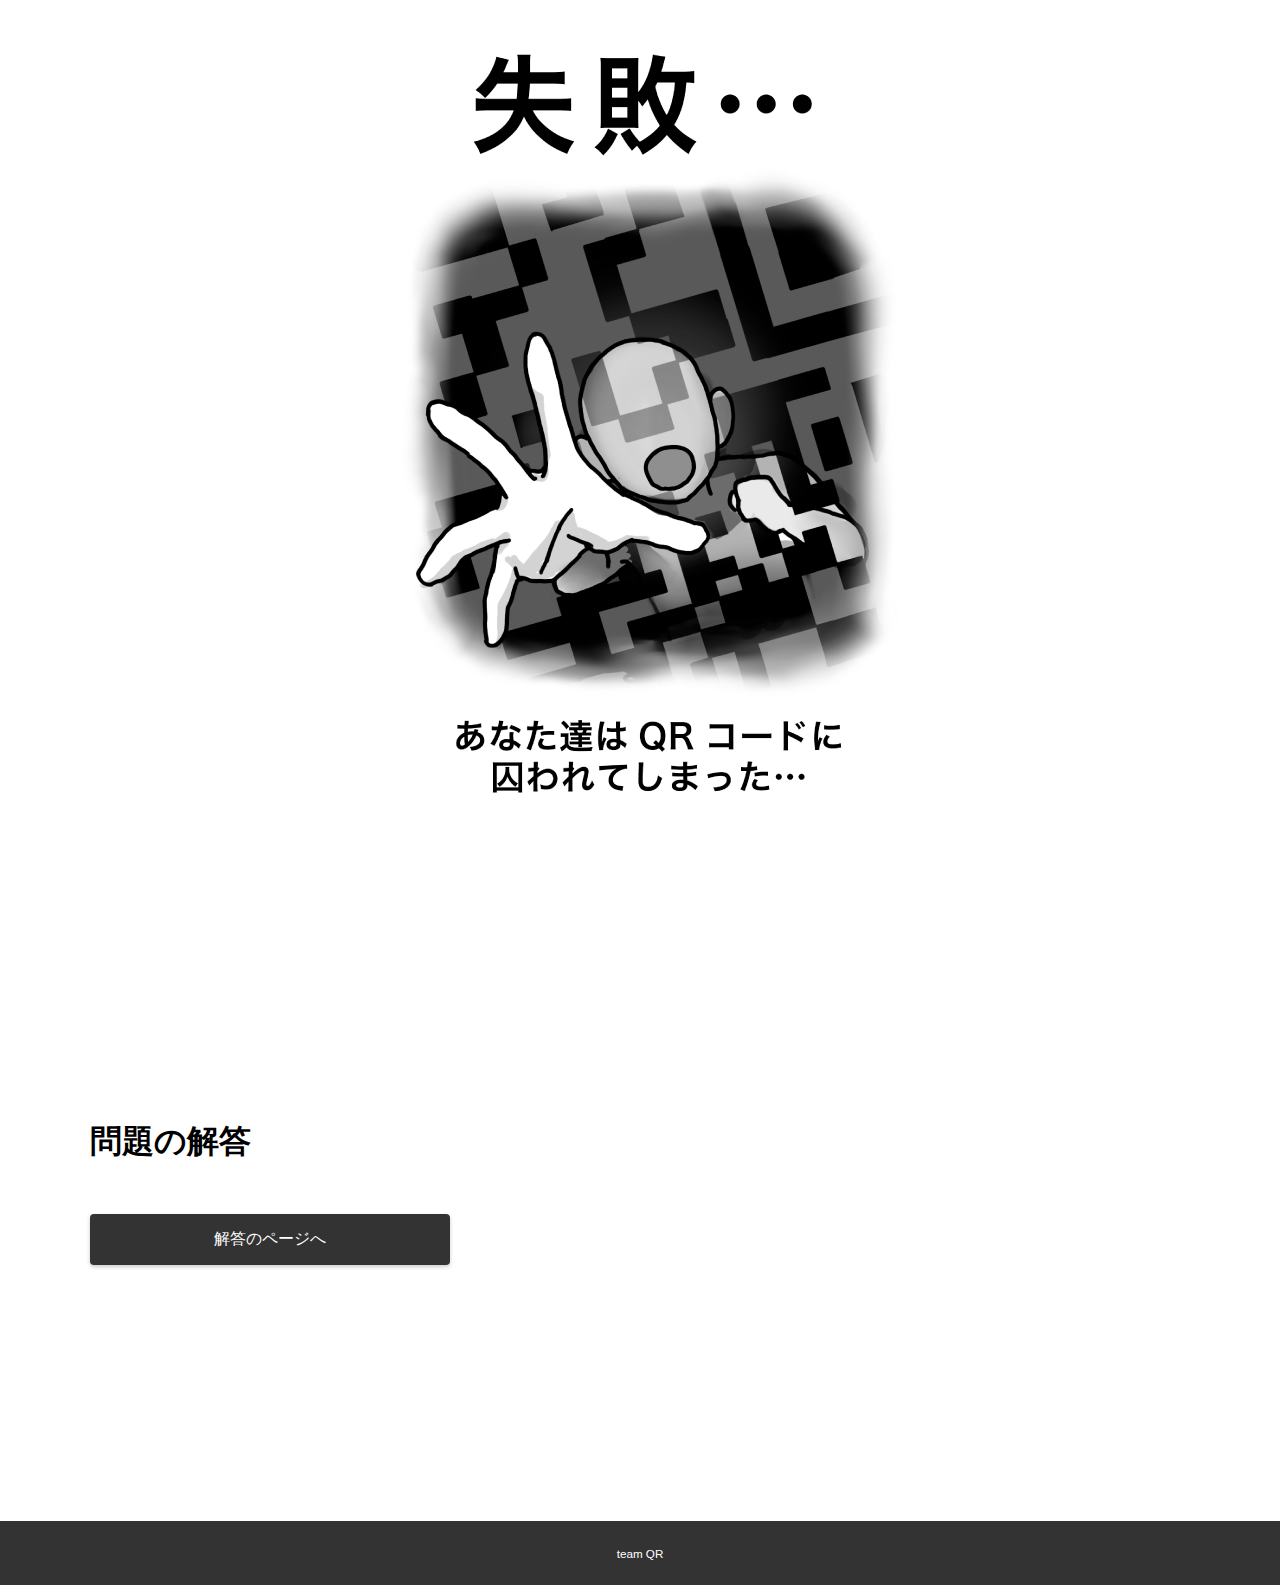
<file: index.html>
<!DOCTYPE html>
<html lang="ja">
<head>
    <meta charset="UTF-8">
    <meta name="viewport" content="width=device-width, initial-scale=1.0">
    <title>base homepage</title>
    <link rel="stylesheet" href="styles.css">
    <!-- Font Awesome CDN -->
    <link rel="stylesheet" href="https://cdnjs.cloudflare.com/ajax/libs/font-awesome/6.0.0-beta3/css/all.min.css">
</head>
	
<body>  
	<div id="index" class="big-bg-a">
		
	</div>
	
	<div class="mondai-detail wrapper">
       <h3 class="middle-title">問題の解答</h3>
		
		<div class="detail-wrapper">
            <a href="base HP.html" class="btn btn1">解答のページへ</a>
        </div> 
       </div>
	
	<footer>
            <div class="wrapper">
                <p><small>team QR</small></p>
            </div>
        </footer>

    <script src="script.js"></script>
</body>
</html>
</file>
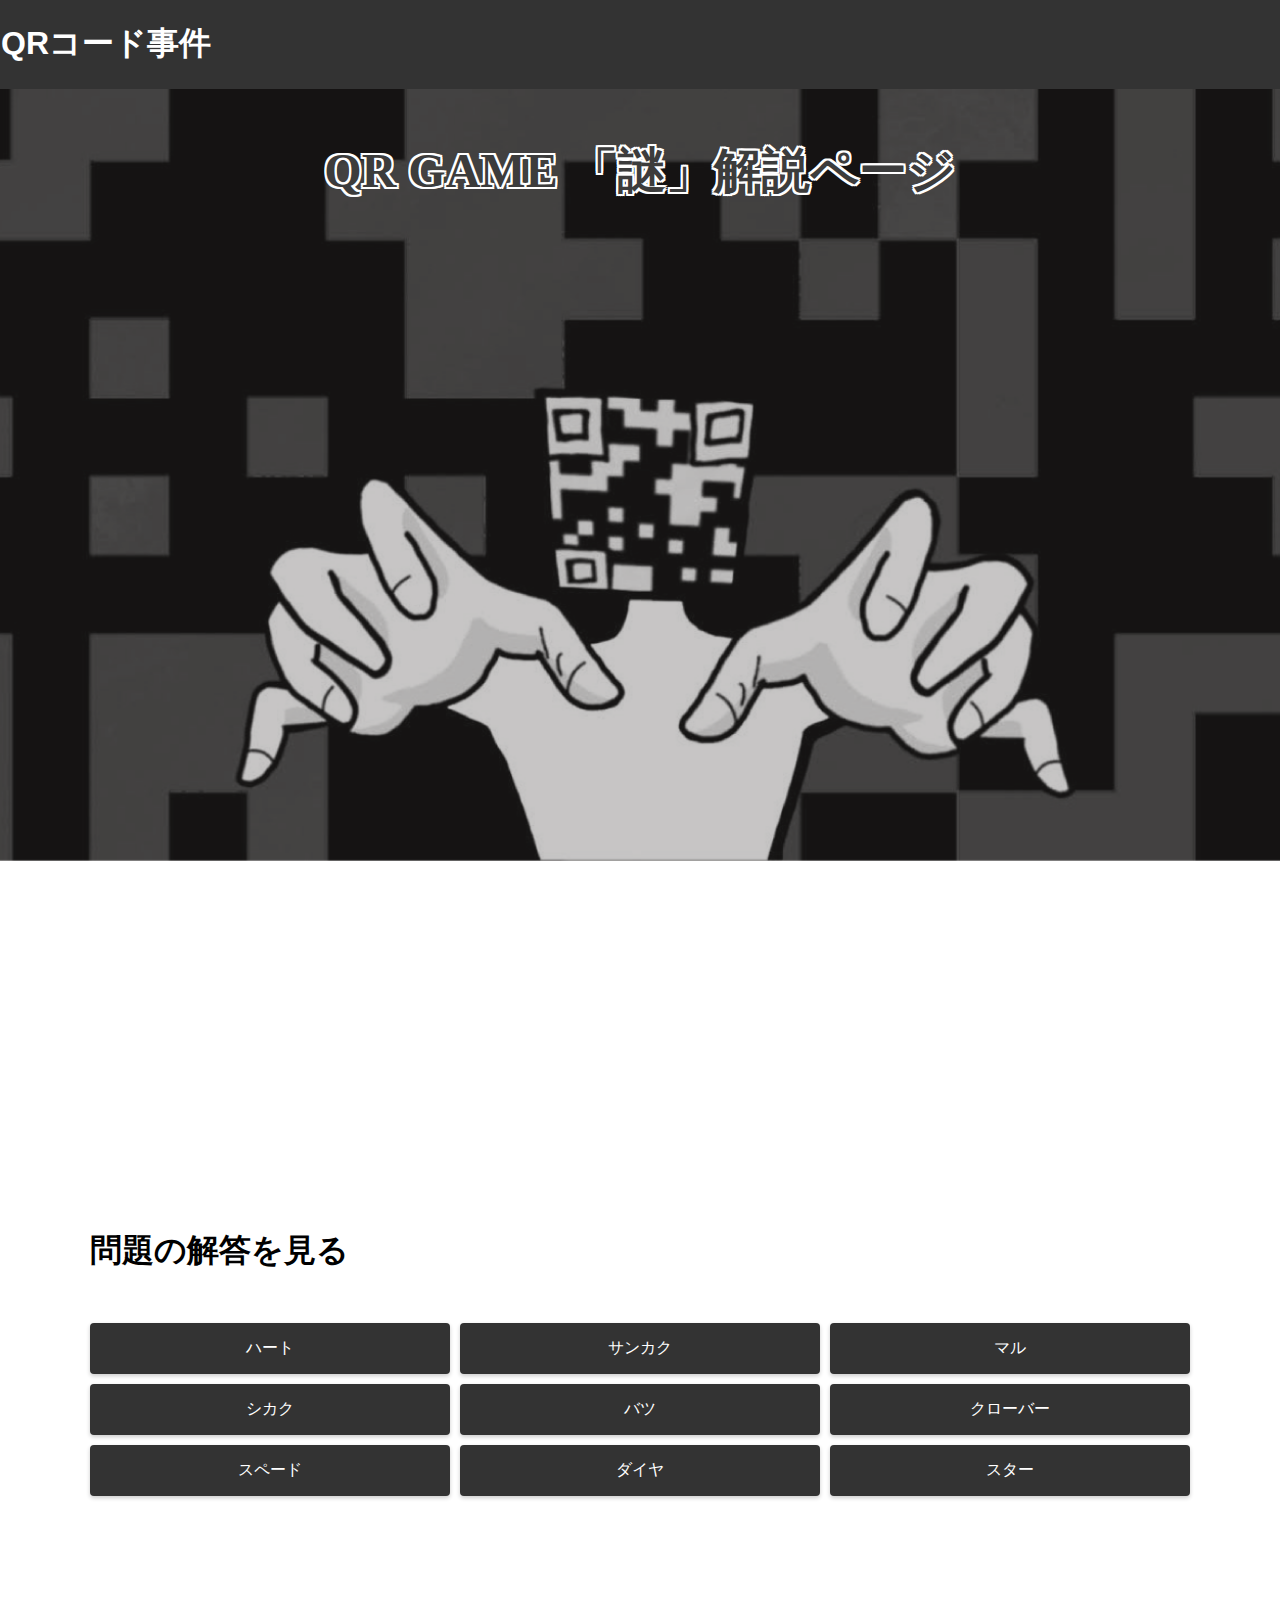
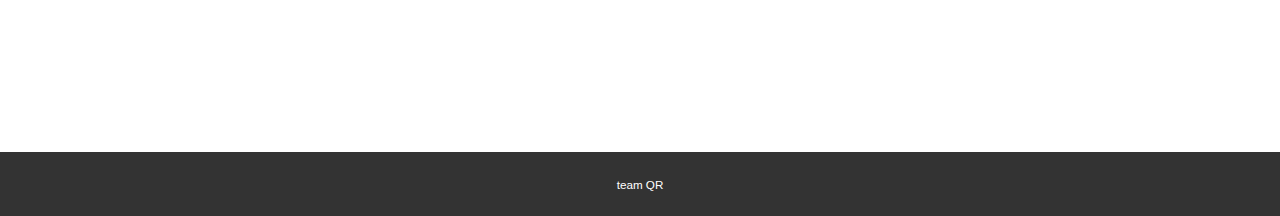
<file: base HP.html>
<!DOCTYPE html>
<html lang="ja">
<head>
    <meta charset="UTF-8">
    <meta name="viewport" content="width=device-width, initial-scale=1.0">
    <title>Answer page</title>
    <link rel="stylesheet" href="styles.css">
    <!-- Font Awesome CDN -->
    <link rel="stylesheet" href="https://cdnjs.cloudflare.com/ajax/libs/font-awesome/6.0.0-beta3/css/all.min.css">
</head>
	
<body>  
	<header>
		<div class="header-rapper">
                 <h1>QRコード事件</h1>
            </div>
   
	</header>
	<div id="base" class="big-bg">
		<h1 class="head-title"></h1>
		<div class="mondai-content wrapper">
                <h2 class="page-title2">QR game 「謎」解説ページ</h2>
            </div>
	</div>
	
	<div class="mondai-detail wrapper">
       <h3 class="middle-title">問題の解答を見る</h3>
		
		<div class="detail-wrapper">
            <a href="heart.html" class="btn btn1">ハート</a>
            <a href="sankaku.html" class="btn btn2">サンカク</a>
			<a href="maru.html" class="btn btn3">マル</a>
			<a href="sikaku.html" class="btn btn4">シカク</a>
			<a href="batsu.html" class="btn btn5">バツ</a>
			<a href="clover.html" class="btn btn6">クローバー</a>
			<a href="spade.html" class="btn btn7">スペード</a>
			<a href="dia.html" class="btn btn8">ダイヤ</a>
			<a href="star.html" class="btn btn9">スター</a>
        </div> 
       </div>
	
	<footer>
            <div class="wrapper">
                <p><small>team QR</small></p>
            </div>
        </footer>

    <script src="script.js"></script>
</body>
</html>
</file>
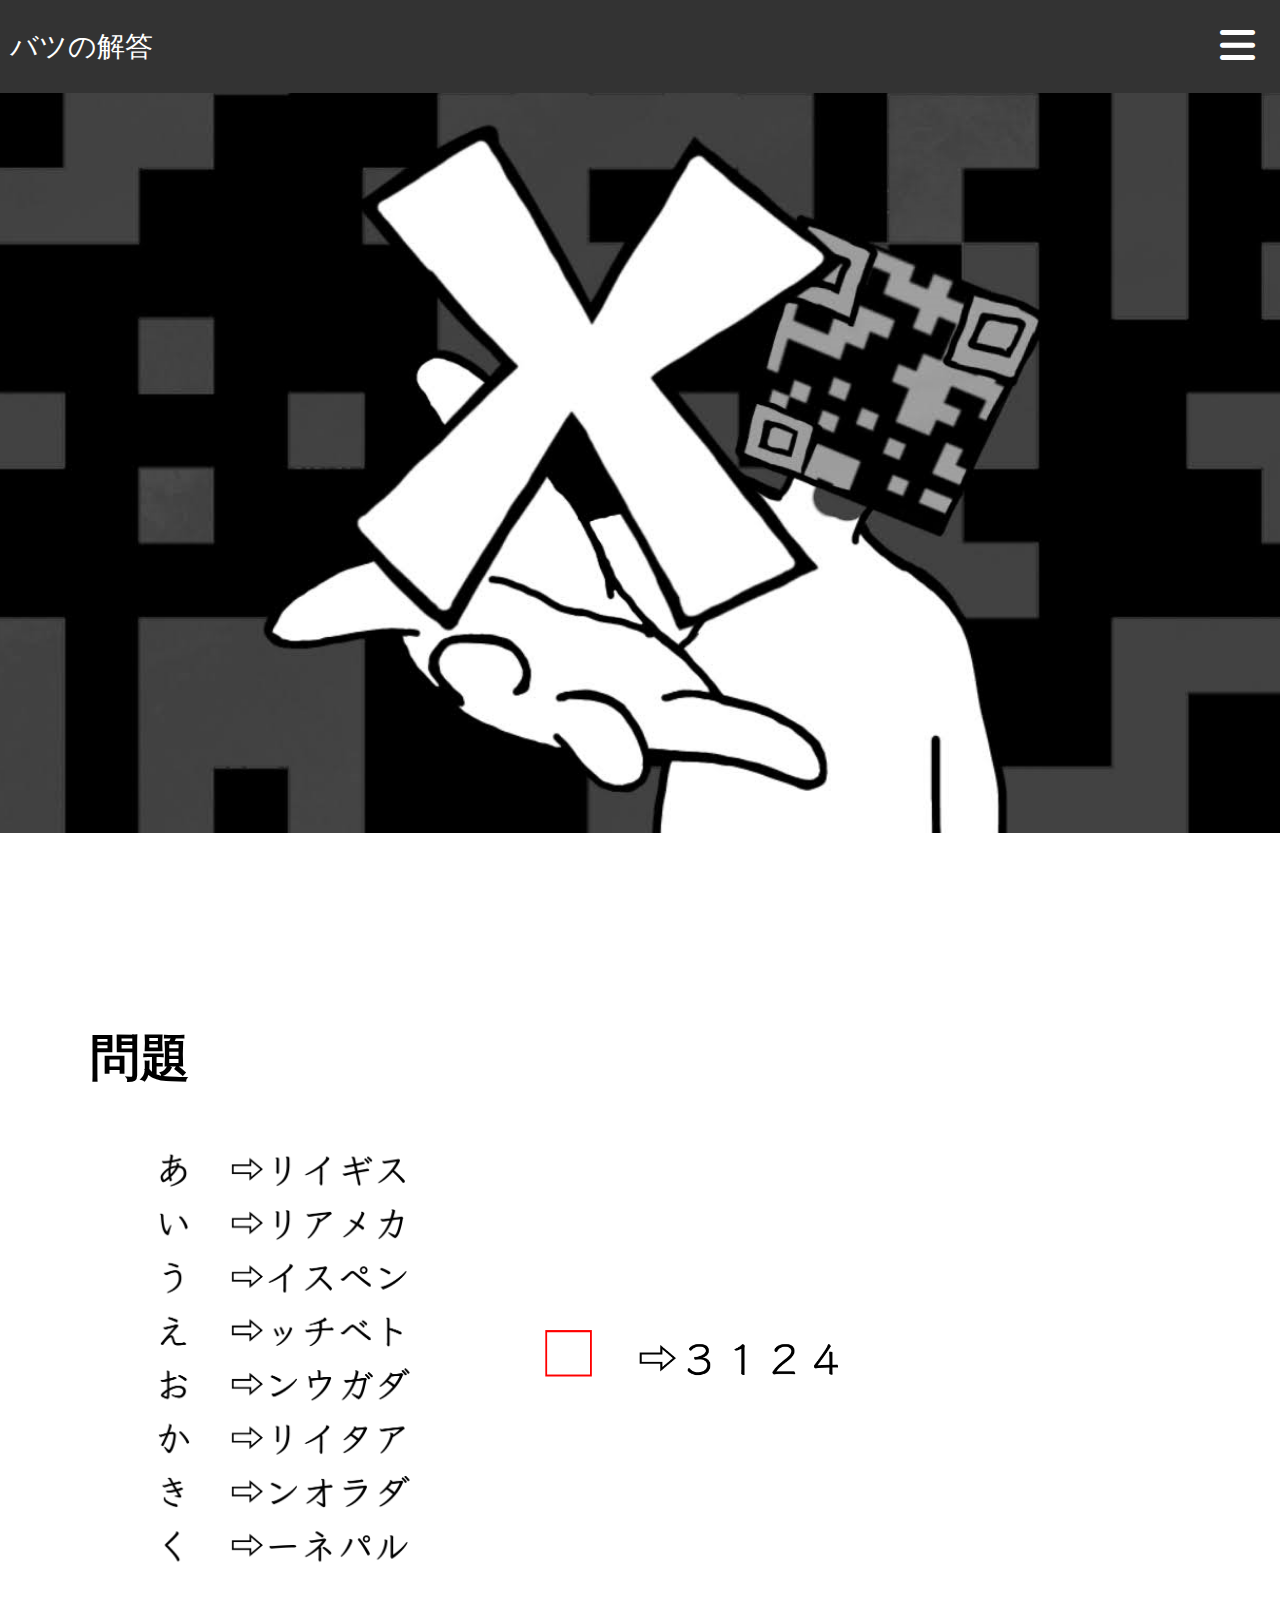
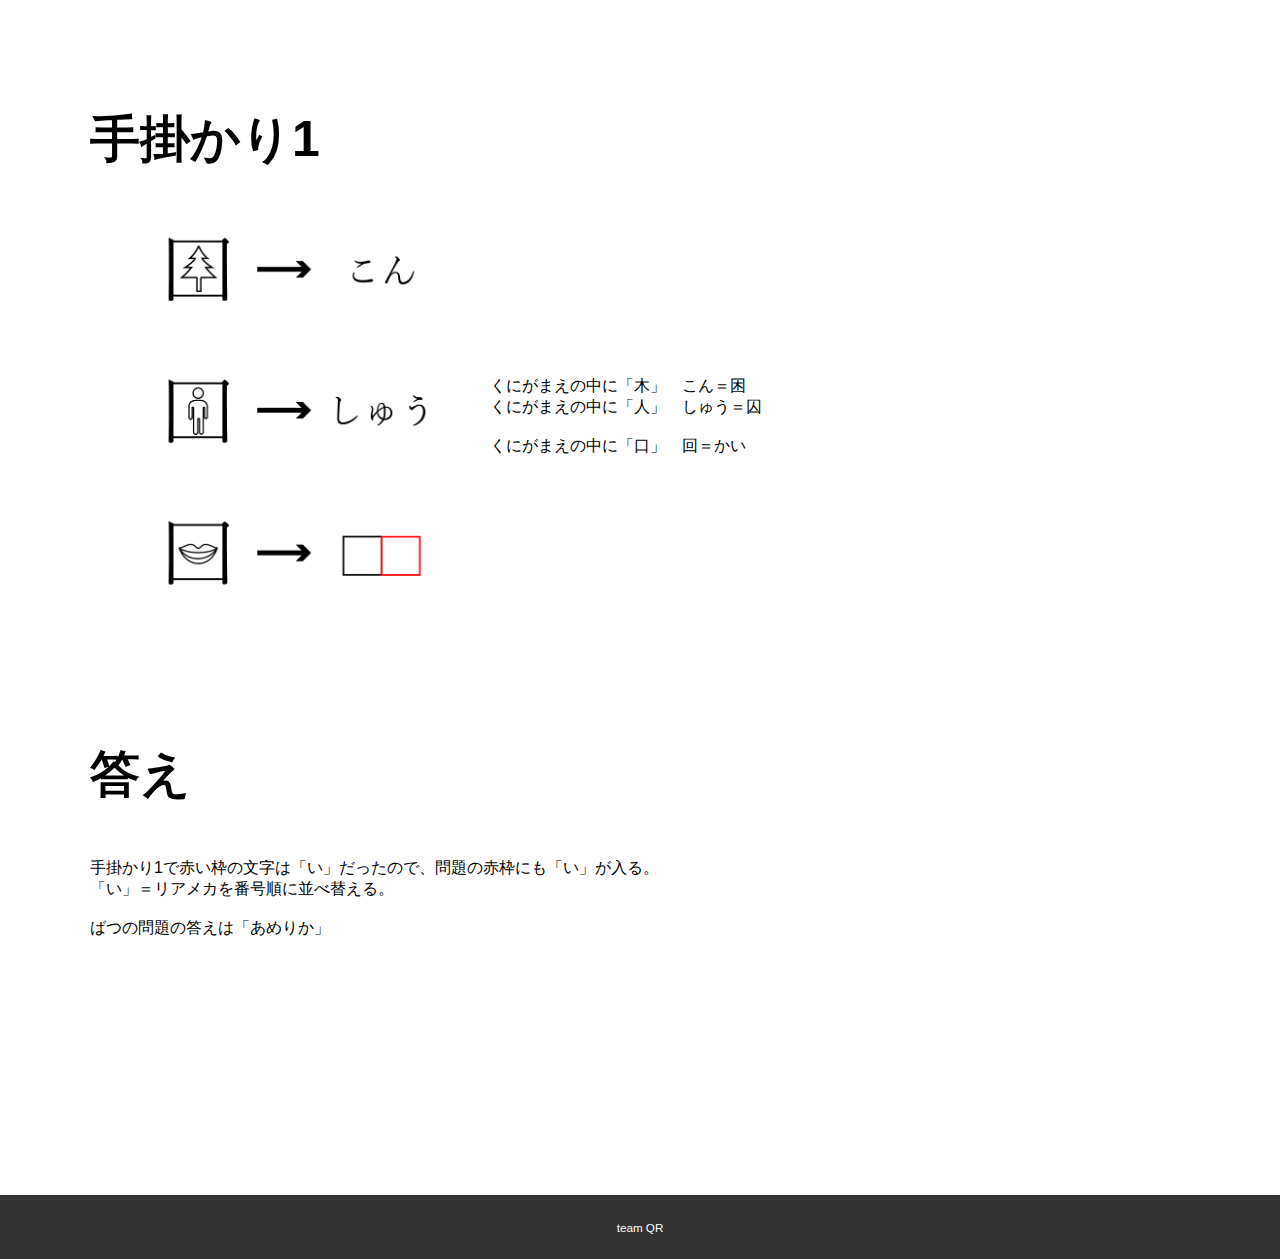
<file: batsu.html>
<!DOCTYPE html>
<html lang="ja">
<head>
    <meta charset="UTF-8">
    <meta name="viewport" content="width=device-width, initial-scale=1.0">
    <title>batsu page</title>
    <link rel="stylesheet" href="styles.css">
    <!-- Font Awesome CDN -->
    <link rel="stylesheet" href="https://cdnjs.cloudflare.com/ajax/libs/font-awesome/6.0.0-beta3/css/all.min.css">
	<script src="script.js"></script>
</head>
<body>
    <header class="page-header">
    <nav>
		<div class="logo">バツの解答</div>
        <span class="toggle open"><i class="fas fa-bars icon-ba"></i></span>
        <span class="toggle close" style="display: none;"><i class="fas fa-times icon-ba"></i></span>
        <ul class="menu">
            	<li><a href="base HP.html"><i class="fas fa-home menu-icon"></i>ホーム</a></li>
		<li><a href="heart.html"><i class="far fa-heart menu-icon"></i> ハート</a></li>
            	<li><a href="sankaku.html"><i class="fas fa-caret-up menu-icon"></i> サンカク</a></li>
            	<li><a href="maru.html"><i class="far fa-circle menu-icon"></i> マル</a></li>
		<li><a href="sikaku.html"><i class="far fa-square menu-icon"></i> シカク</a></li>
		<li><a href="batsu.html"><i class="fas fa-times menu-icon"></i> バツ</a></li>
		<li><a href="clover.html"><i class=""></i> ♧ クローバー</a></li>
		<li><a href="spade.html"><i class=""></i> ♠　スペード</a></li>
		<li><a href="dia.html"><i class=""></i> ♢　ダイヤ</a></li>
		<li><a href="star.html"><i class="far fa-star menu-icon"></i> スター</a></li>
        </ul>
    </nav>
	</header>
	
	<div id="batsu" class="big-bg">
		<div class="mondai-content wrapper">
            </div>
	</div>
	
	<section class="additional-content">
    	<h3 class="middle-title">問題</h3>
			<div class="content-wrapper">
				<div class="yoko">
					<img src="image/x_mondai1.png" alt="配置された画像">
					<img src="image/x_mondai.png" alt="配置された画像">
				</div>
				
				
				<h3 class="middle-title">手掛かり1</h3>
					<div class="yoko">
					<img src="image/x_hint.png" alt="配置された画像"><p>くにがまえの中に「木」　こん＝困<br>くにがまえの中に「人」　しゅう＝囚<br><br>くにがまえの中に「口」　回＝かい</p>
					</div>
				
				<h3 class="middle-title">答え</h3>
					<p>手掛かり1で赤い枠の文字は「い」だったので、問題の赤枠にも「い」が入る。<br>「い」＝リアメカを番号順に並べ替える。<br><br>ばつの問題の答えは「あめりか」</p>
			</div>
	  	
	</section>
	
	<footer>
    	<div class="footer">
            <p><small>team QR</small></p>
        </div>

    
</body>
</html>
</file>
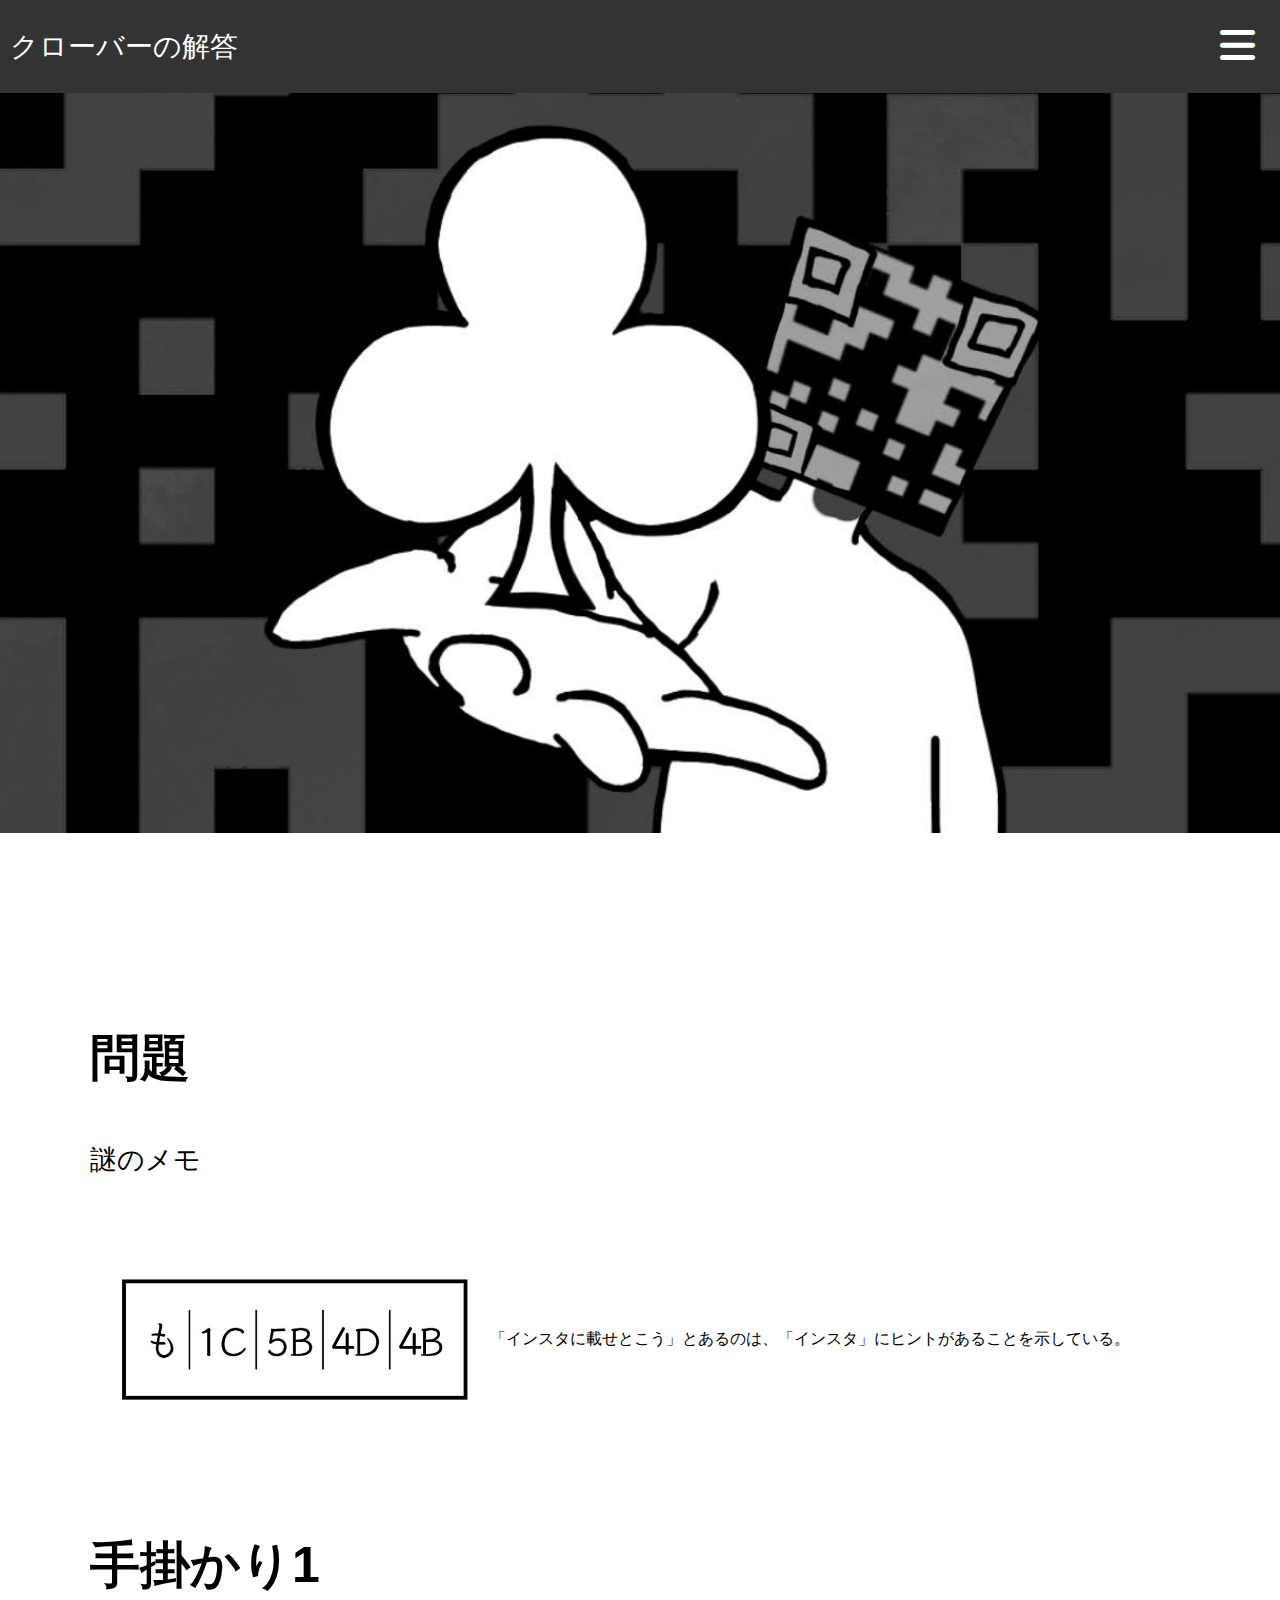
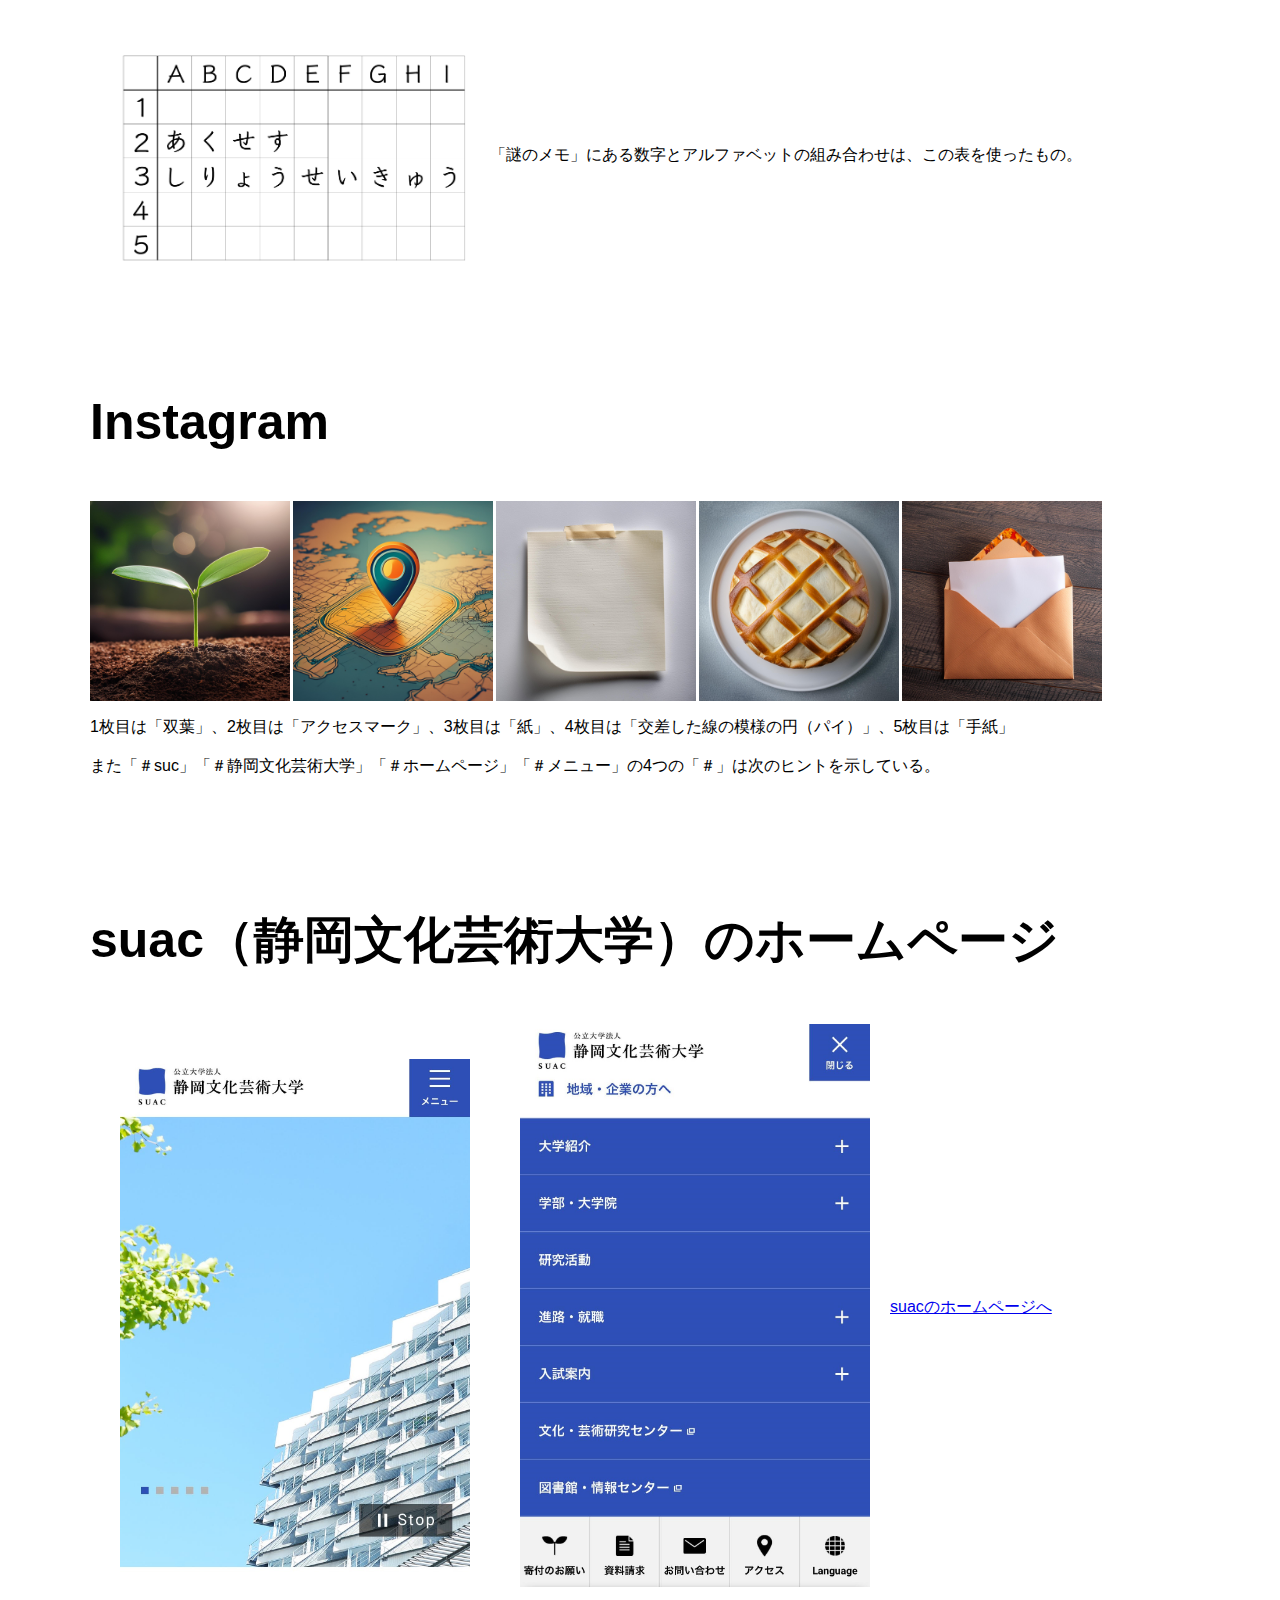
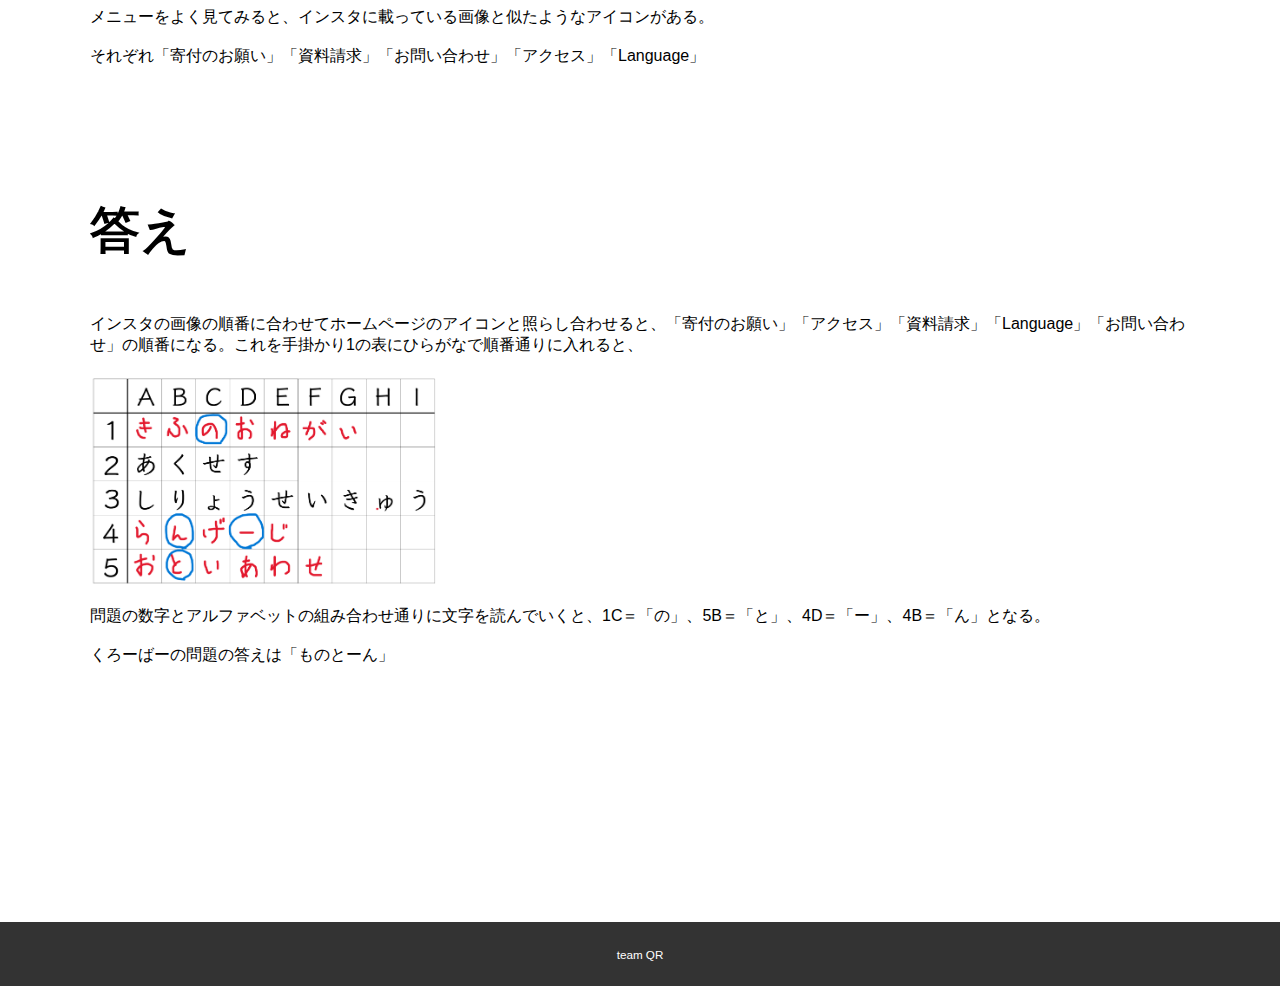
<file: clover.html>
<!DOCTYPE html>
<html lang="ja">
<head>
    <meta charset="UTF-8">
    <meta name="viewport" content="width=device-width, initial-scale=1.0">
    <title>clover page</title>
    <link rel="stylesheet" href="styles.css">
    <!-- Font Awesome CDN -->
    <link rel="stylesheet" href="https://cdnjs.cloudflare.com/ajax/libs/font-awesome/6.0.0-beta3/css/all.min.css">
	<script src="script.js"></script>
</head>
<body>
	<header class="page-header">
    <nav>
		<div class="logo">クローバーの解答</div>
        <span class="toggle open"><i class="fas fa-bars icon-ba"></i></span>
        <span class="toggle close" style="display: none;"><i class="fas fa-times icon-ba"></i></span>
        <ul class="menu">
            	<li><a href="base HP.html"><i class="fas fa-home menu-icon"></i>ホーム</a></li>
		<li><a href="heart.html"><i class="far fa-heart menu-icon"></i> ハート</a></li>
            	<li><a href="sankaku.html"><i class="fas fa-caret-up menu-icon"></i> サンカク</a></li>
            	<li><a href="maru.html"><i class="far fa-circle menu-icon"></i> マル</a></li>
		<li><a href="sikaku.html"><i class="far fa-square menu-icon"></i> シカク</a></li>
		<li><a href="batsu.html"><i class="fas fa-times menu-icon"></i> バツ</a></li>
		<li><a href="clover.html"><i class=""></i> ♧ クローバー</a></li>
		<li><a href="spade.html"><i class=""></i> ♠　スペード</a></li>
		<li><a href="dia.html"><i class=""></i> ♢　ダイヤ</a></li>
		<li><a href="star.html"><i class="far fa-star menu-icon"></i> スター</a></li>
        </ul>
    </nav>
	</header>
	
	<div id="clover" class="big-bg">
		<div class="mondai-content wrapper">
            </div>
	</div>
	
	<section class="additional-content">
    	<h3 class="middle-title">問題</h3>
			<div class="content-wrapper">
            	<div class="text-content">
					<p class="hint-mondai">謎のメモ</p></div>
					<div class="yoko">
							<img src="image/clover-base.jpg" alt="配置された画像">
							<p>「インスタに載せとこう」とあるのは、「インスタ」にヒントがあることを示している。</p>
						</div>
                	
            	
        	
			
            
	
				<h3 class="middle-title">手掛かり1</h3>
						<div class="yoko">
							<img src="image/clover hint1.png" alt="配置された画像">
							<p>「謎のメモ」にある数字とアルファベットの組み合わせは、この表を使ったもの。</p>
						</div>
				
				<h3 class="middle-title">Instagram</h3>
						<div class="yoko-retu">
								<img src="image/leaf.jpg" alt="配置された画像">
								<img src="image/acsess.jpg" alt="配置された画像">
								<img src="image/kami.jpg" alt="配置された画像"><br>
								<img src="image/language.jpg" alt="配置された画像">
								<img src="image/message.jpg" alt="配置された画像">
						</div>
						<p>1枚目は「双葉」、2枚目は「アクセスマーク」、3枚目は「紙」、4枚目は「交差した線の模様の円（パイ）」、5枚目は「手紙」<br><br>また「＃suc」「＃静岡文化芸術大学」「＃ホームページ」「＃メニュー」の4つの「＃」は次のヒントを示している。</p>
				
				<h3 class="middle-title">suac（静岡文化芸術大学）のホームページ</h3>
						<div class="yoko">
							<div class="iamge-tate">
							<img src="image/suac homepage.jpg" alt="配置された画像"><img src="image/suac menu.jpg" alt="配置された画像"></div><a href="https://www.suac.ac.jp/"><p>suacのホームページへ</p></a>
						</div><p>メニューをよく見てみると、インスタに載っている画像と似たようなアイコンがある。<br><br>それぞれ「寄付のお願い」「資料請求」「お問い合わせ」「アクセス」「Language」</p>
				
				<h3 class="middle-title">答え</h3>
					<p>インスタの画像の順番に合わせてホームページのアイコンと照らし合わせると、「寄付のお願い」「アクセス」「資料請求」「Language」「お問い合わせ」の順番になる。これを手掛かり1の表にひらがなで順番通りに入れると、</p><img src="image/clover hint0.png" alt="配置された画像"><p>問題の数字とアルファベットの組み合わせ通りに文字を読んでいくと、1C＝「の」、5B＝「と」、4D＝「ー」、4B＝「ん」となる。<br><br>くろーばーの問題の答えは「ものとーん」</p>
			</div>
	  	
	</section>
	
	<footer>
    	<div class="footer">
            <p><small>team QR</small></p>
        </div>
    </footer>
    
</body>
</html>
</file>
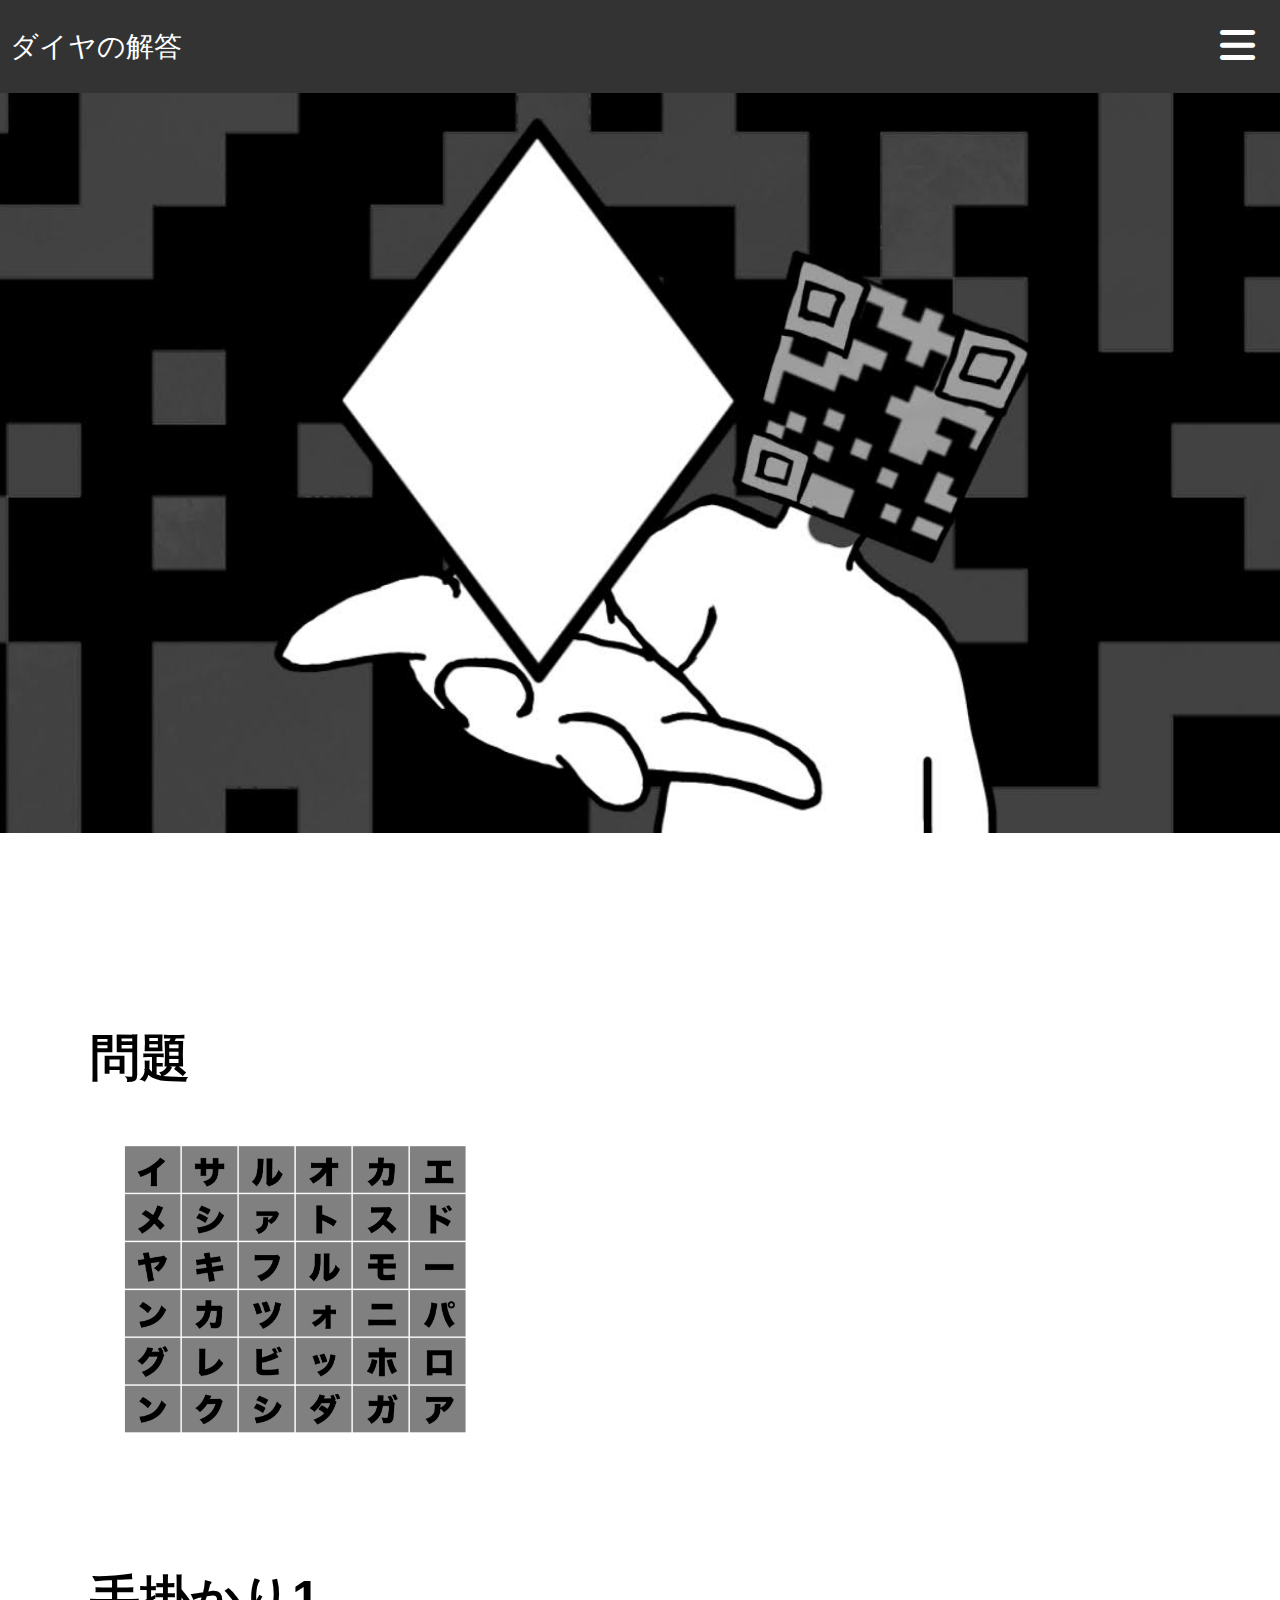
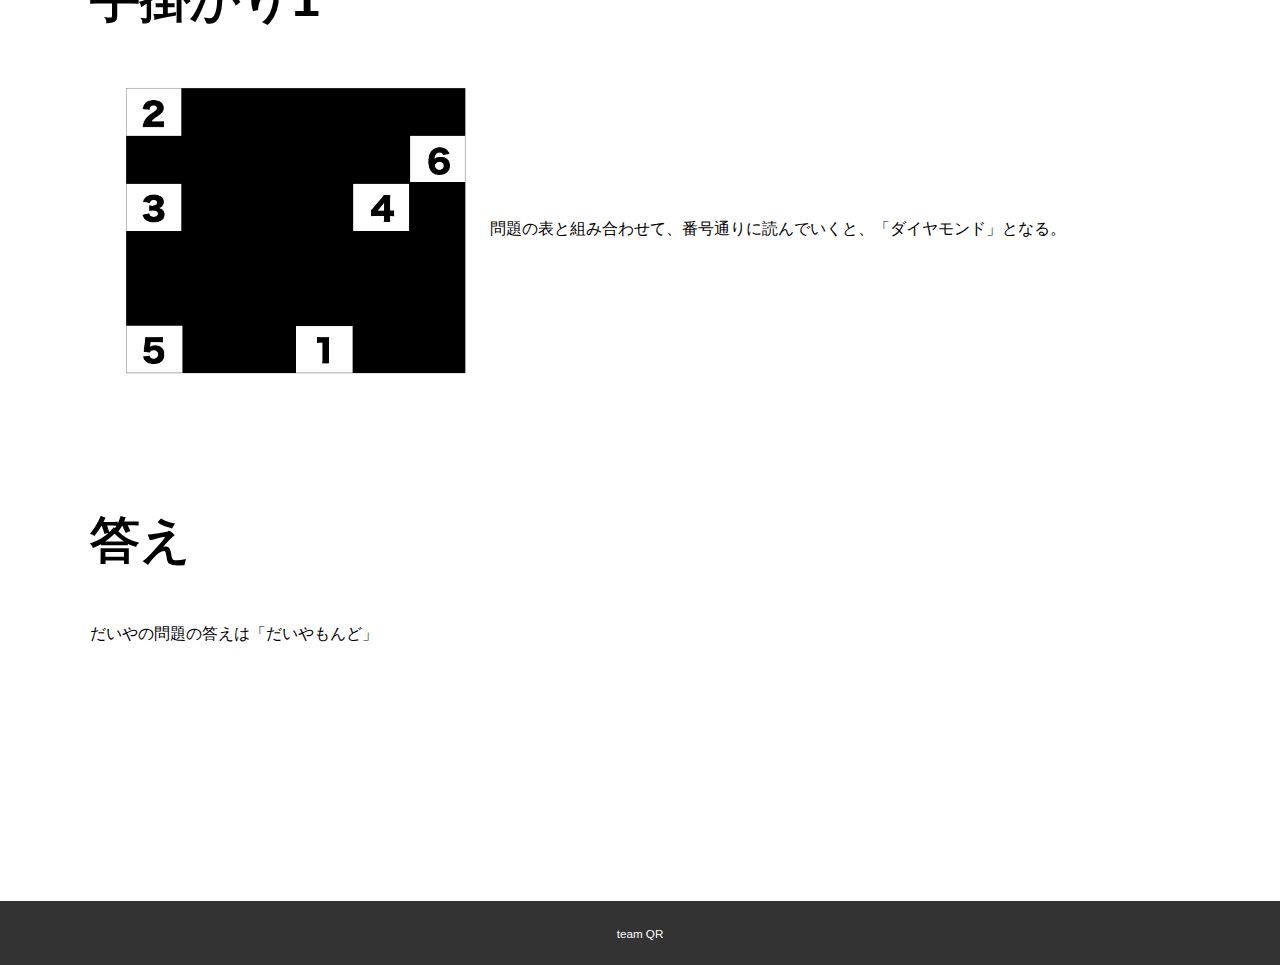
<file: dia.html>
<!DOCTYPE html>
<html lang="ja">
<head>
    <meta charset="UTF-8">
    <meta name="viewport" content="width=device-width, initial-scale=1.0">
    <title>dia page</title>
    <link rel="stylesheet" href="styles.css">
    <!-- Font Awesome CDN -->
    <link rel="stylesheet" href="https://cdnjs.cloudflare.com/ajax/libs/font-awesome/6.0.0-beta3/css/all.min.css">
	<script src="script.js"></script>
</head>
<body>
    <header class="page-header">
    <nav>
		<div class="logo">ダイヤの解答</div>
        <span class="toggle open"><i class="fas fa-bars icon-ba"></i></span>
        <span class="toggle close" style="display: none;"><i class="fas fa-times icon-ba"></i></span>
       <ul class="menu">
            	<li><a href="base HP.html"><i class="fas fa-home menu-icon"></i>ホーム</a></li>
		<li><a href="heart.html"><i class="far fa-heart menu-icon"></i> ハート</a></li>
            	<li><a href="sankaku.html"><i class="fas fa-caret-up menu-icon"></i> サンカク</a></li>
            	<li><a href="maru.html"><i class="far fa-circle menu-icon"></i> マル</a></li>
		<li><a href="sikaku.html"><i class="far fa-square menu-icon"></i> シカク</a></li>
		<li><a href="batsu.html"><i class="fas fa-times menu-icon"></i> バツ</a></li>
		<li><a href="clover.html"><i class=""></i> ♧ クローバー</a></li>
		<li><a href="spade.html"><i class=""></i> ♠　スペード</a></li>
		<li><a href="dia.html"><i class=""></i> ♢　ダイヤ</a></li>
		<li><a href="star.html"><i class="far fa-star menu-icon"></i> スター</a></li>
        </ul>
    </nav>
	</header>
	
	<div id="dia" class="big-bg">
		<div class="mondai-content wrapper">
            </div>
	</div>
	
	<section class="additional-content">
    	<h3 class="middle-title">問題</h3>
			<div class="content-wrapper">
				<div class="yoko">
					<img src="image/dia base.png" alt="配置された画像">
				</div>
				
				
				<h3 class="middle-title">手掛かり1</h3>
					<div class="yoko">
					<img src="image/dia hint1.png" alt="配置された画像"><p>問題の表と組み合わせて、番号通りに読んでいくと、「ダイヤモンド」となる。</p>
					</div>
				
				<h3 class="middle-title">答え</h3>
					<p>だいやの問題の答えは「だいやもんど」</p>
			</div>
	  	
	</section>
	
	<footer>
    	<div class="footer">
            <p><small>team QR</small></p>
        </div>
    </footer>

    
</body>
</html>
</file>
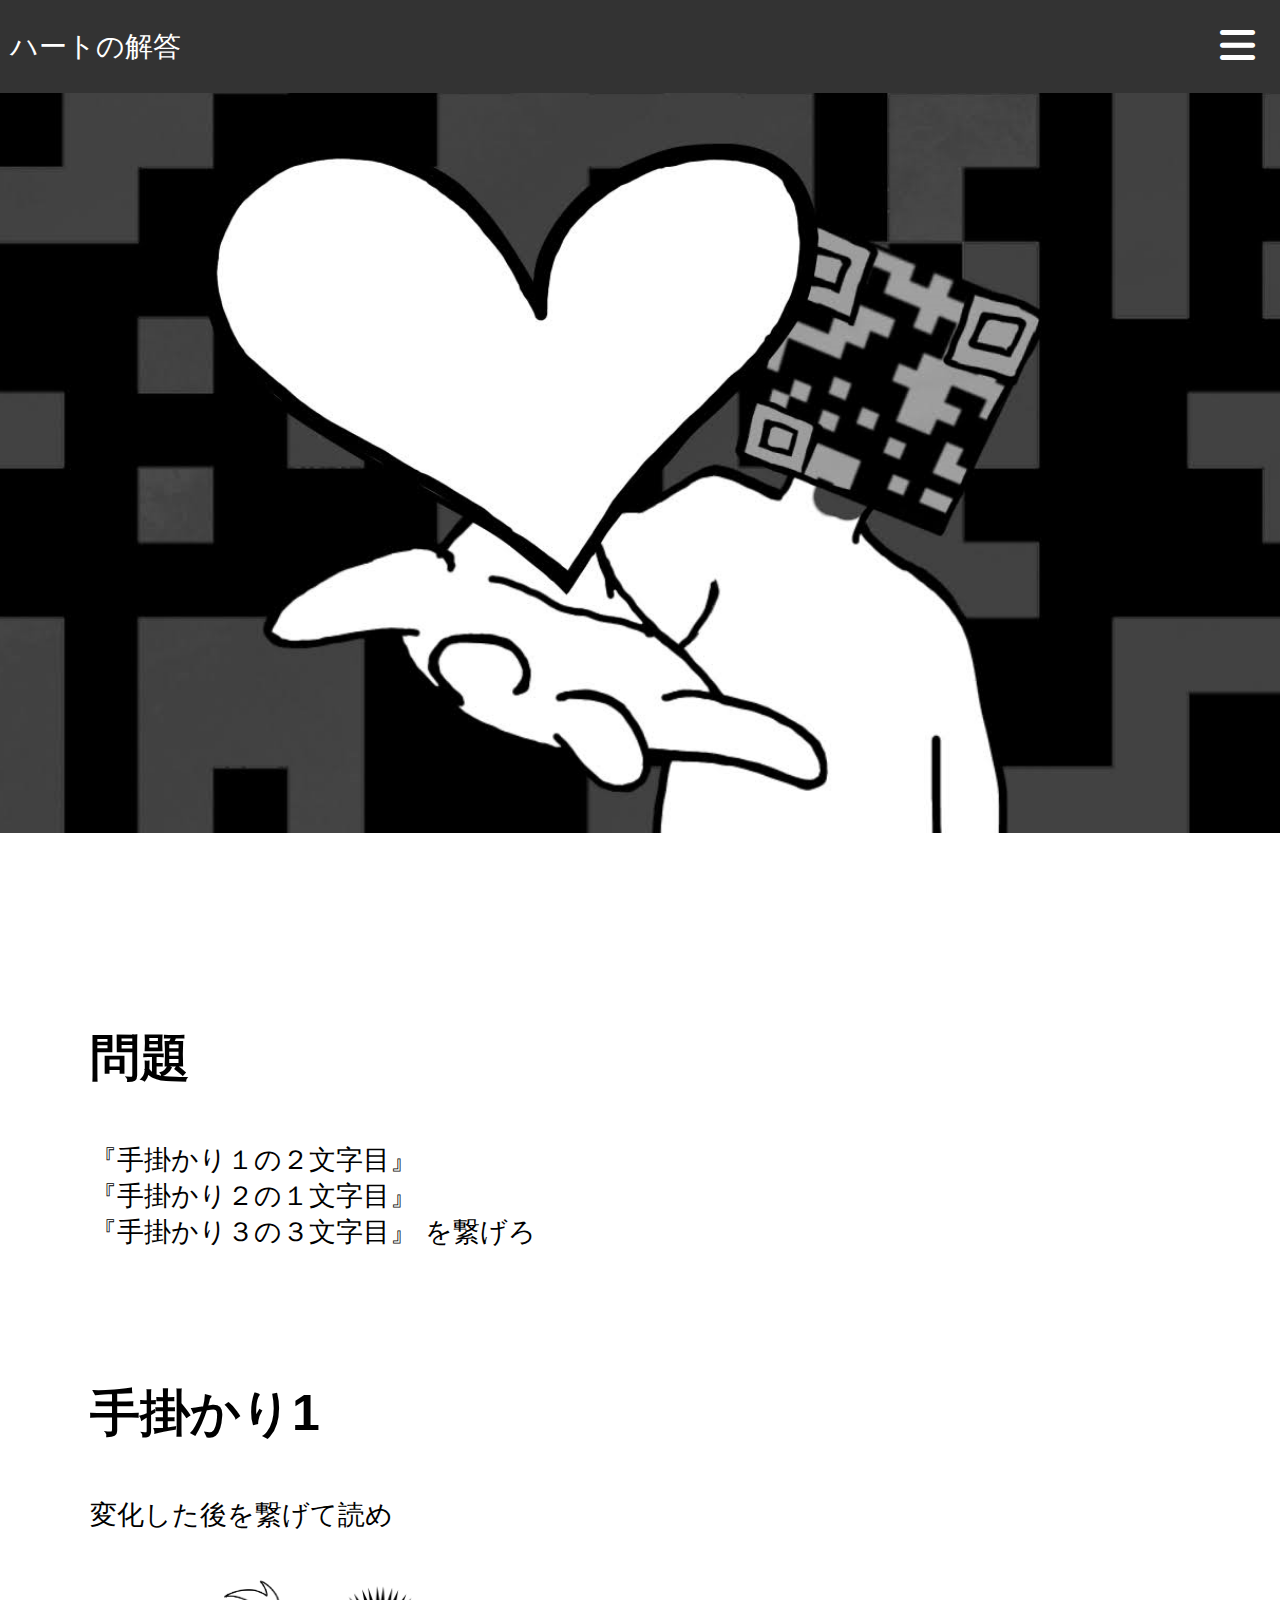
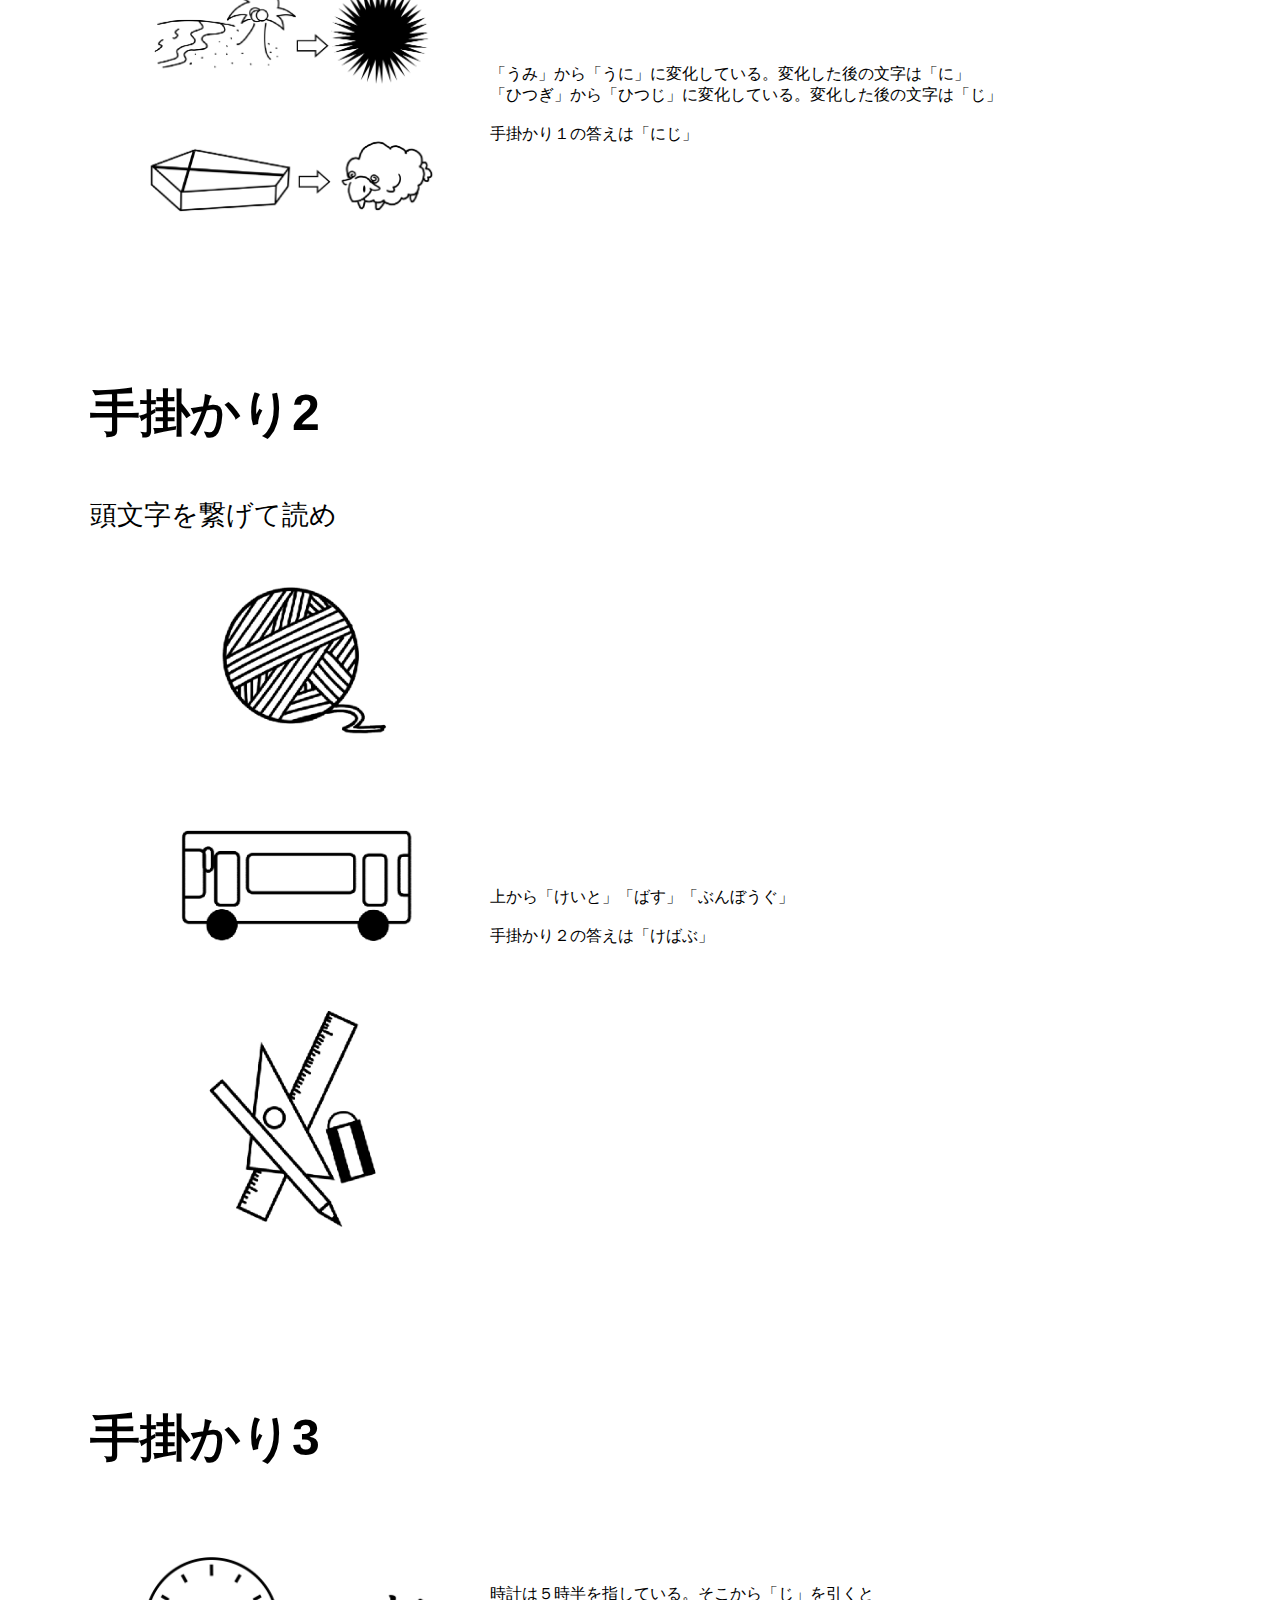
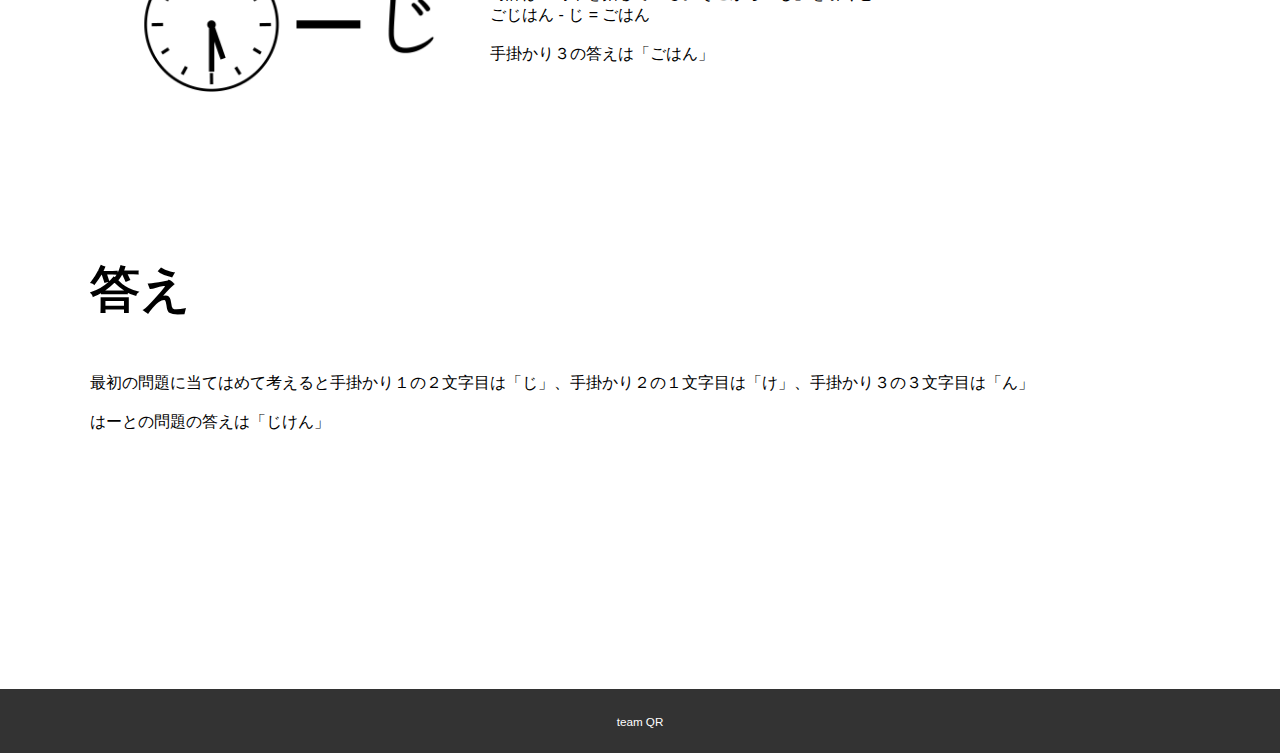
<file: heart.html>
<!DOCTYPE html>
<html lang="ja">
<head>
    <meta charset="UTF-8">
    <meta name="viewport" content="width=device-width, initial-scale=1.0">
    <title>heart page</title>
    <link rel="stylesheet" href="styles.css">
    <!-- Font Awesome CDN -->
    <link rel="stylesheet" href="https://cdnjs.cloudflare.com/ajax/libs/font-awesome/6.0.0-beta3/css/all.min.css">
	<script defer src="script.js"></script>
</head>
<body>
	<header class="page-header">
    	<nav>
			<div class="logo">ハートの解答</div>
        	<span class="toggle open"><i class="fas fa-bars icon-ba"></i></span>
        	<span class="toggle close" style="display: none;"><i class="fas fa-times icon-ba"></i></span>
        	<ul class="menu">
            	<li><a href="base HP.html"><i class="fas fa-home menu-icon"></i>ホーム</a></li>
		<li><a href="heart.html"><i class="far fa-heart menu-icon"></i> ハート</a></li>
            	<li><a href="sankaku.html"><i class="fas fa-caret-up menu-icon"></i> サンカク</a></li>
            	<li><a href="maru.html"><i class="far fa-circle menu-icon"></i> マル</a></li>
		<li><a href="sikaku.html"><i class="far fa-square menu-icon"></i> シカク</a></li>
		<li><a href="batsu.html"><i class="fas fa-times menu-icon"></i> バツ</a></li>
		<li><a href="clover.html"><i class=""></i> ♧ クローバー</a></li>
		<li><a href="spade.html"><i class=""></i> ♠　スペード</a></li>
		<li><a href="dia.html"><i class=""></i> ♢　ダイヤ</a></li>
		<li><a href="star.html"><i class="far fa-star menu-icon"></i> スター</a></li>
        </ul>
    	</nav>
	</header>
	
	<div id="heart" class="big-bg">
		<div class="mondai-content wrapper">
        </div>
	</div>
	
	<section class="additional-content">
    	<h3 class="middle-title">問題</h3>
			<div class="content-wrapper">
            	<div class="text-content">
                	<p>『手掛かり１の２文字目』<br>『手掛かり２の１文字目』<br>『手掛かり３の３文字目』 を繋げろ</p>
            	</div>
        	
			
            
	
				<h3 class="middle-title">手掛かり1</h3>
					<p class="hint-mondai">変化した後を繋げて読め</p>
						<div class="yoko">
			  				<div class="iamge-tate">
								<img src="image/heart_hint1-1.png" alt="配置された画像"><br>
								<img src="image/heart_hint1-2.png" alt="配置された画像"></div><p>「うみ」から「うに」に変化している。変化した後の文字は「に」<br>「ひつぎ」から「ひつじ」に変化している。変化した後の文字は「じ」<br><br>手掛かり１の答えは「にじ」</p>
						</div>
				
				<h3 class="middle-title">手掛かり2</h3>
					<p class="hint-mondai">頭文字を繋げて読め</p>
						<div class="yoko">
							<img src="image/heart_hint2.png" alt="配置された画像"><p>上から「けいと」「ばす」「ぶんぼうぐ」<br><br>手掛かり２の答えは「けばぶ」</p>
						</div>
				
				<h3 class="middle-title">手掛かり3</h3>
						<div class="yoko">
							<img src="image/heart_hint3.png" alt="配置された画像"><p>時計は５時半を指している。そこから「じ」を引くと<br>ごじはん - じ = ごはん<br><br>手掛かり３の答えは「ごはん」</p>
						</div>
				
				<h3 class="middle-title">答え</h3>
					<p>最初の問題に当てはめて考えると手掛かり１の２文字目は「じ」、手掛かり２の１文字目は「け」、手掛かり３の３文字目は「ん」<br><br>はーとの問題の答えは「じけん」</p>
			</div>
	  	
	</section>
	
	<footer>
    	<div class="footer">
            <p><small>team QR</small></p>
        </div>
    </footer>

</body>
</html>
</file>
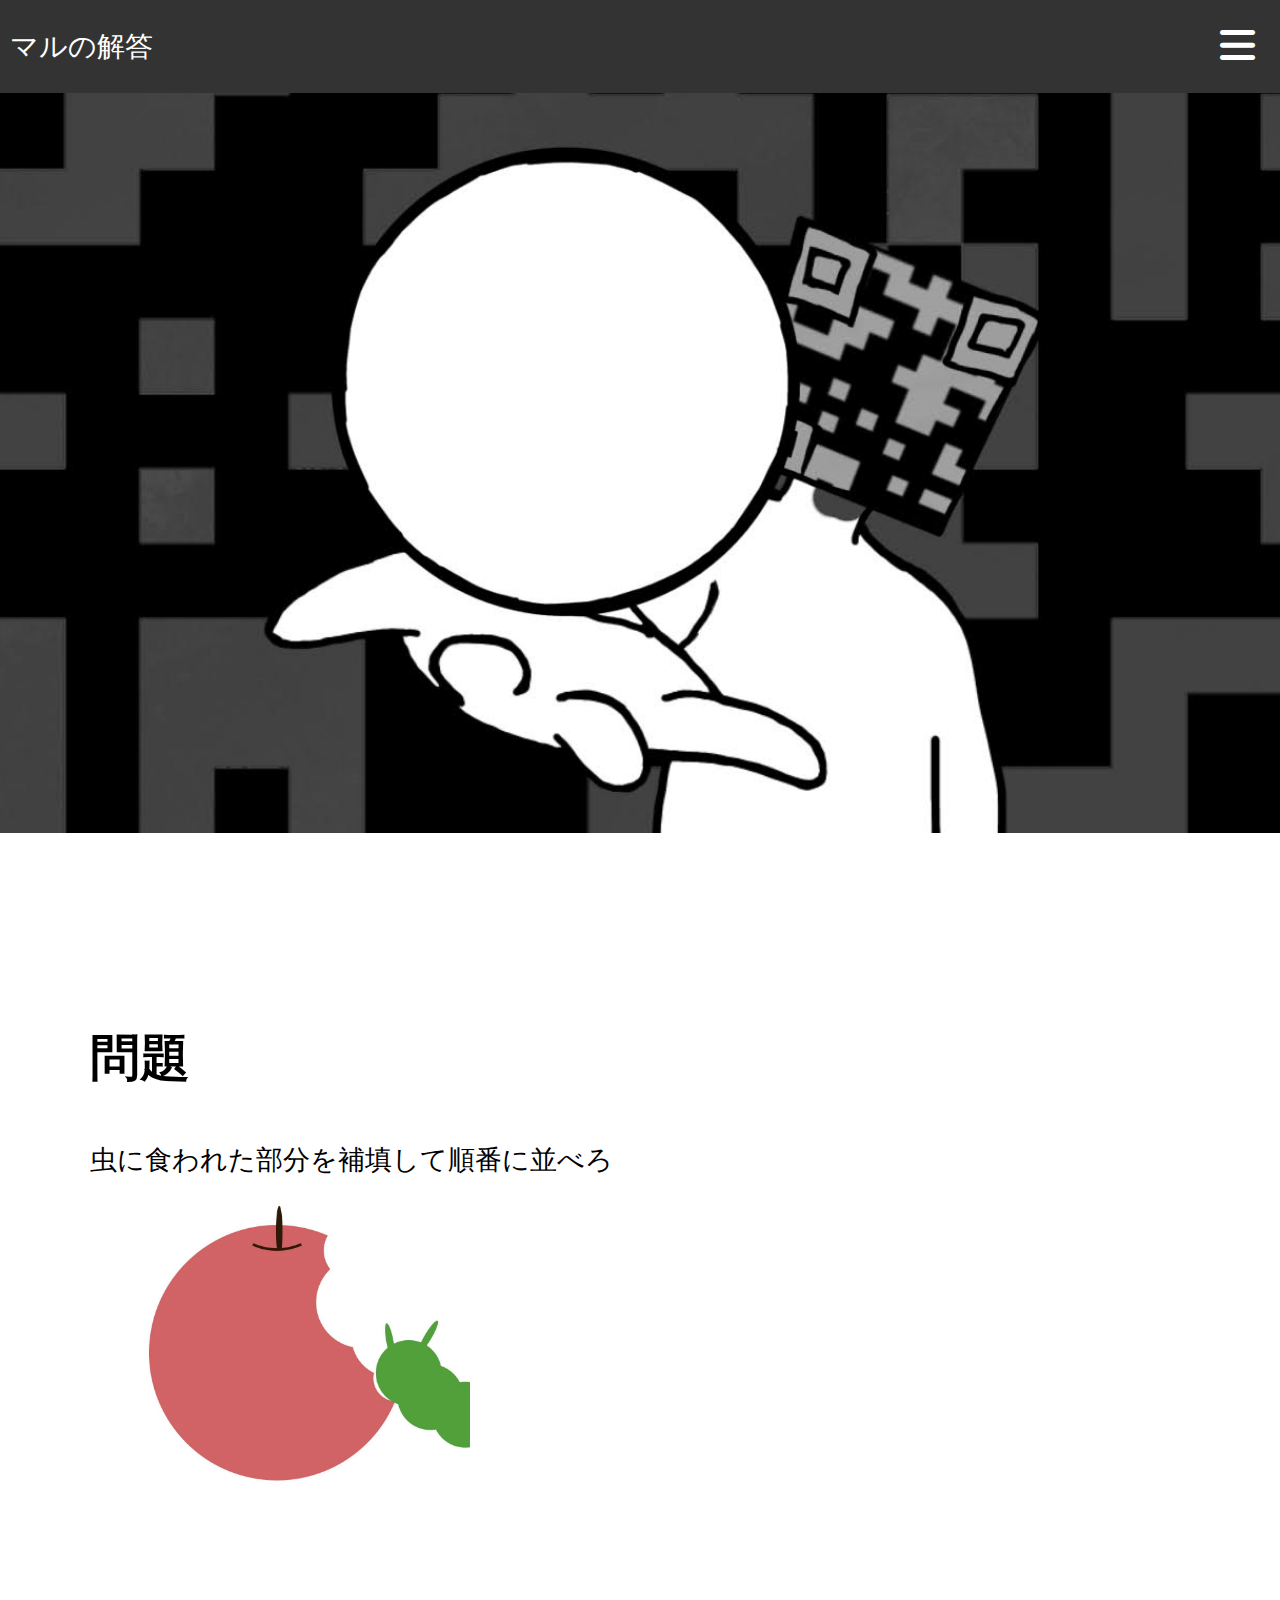
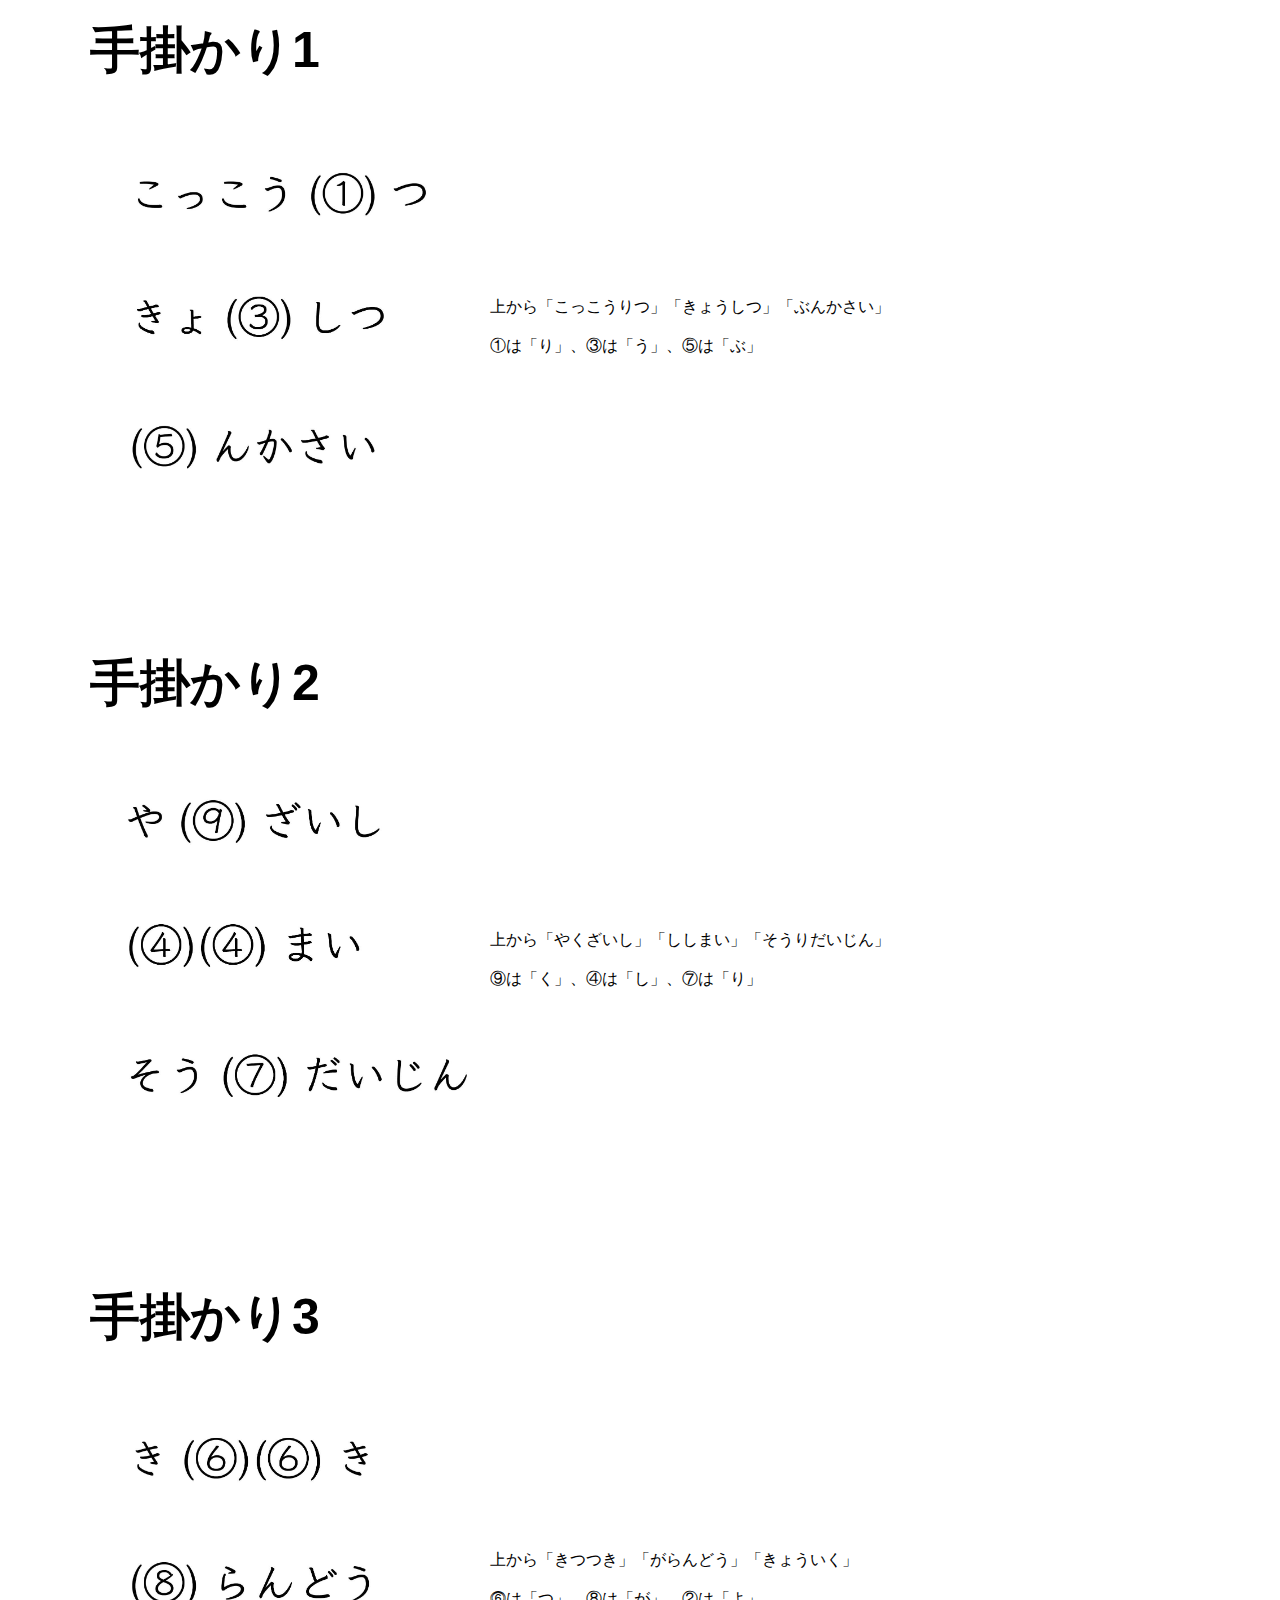
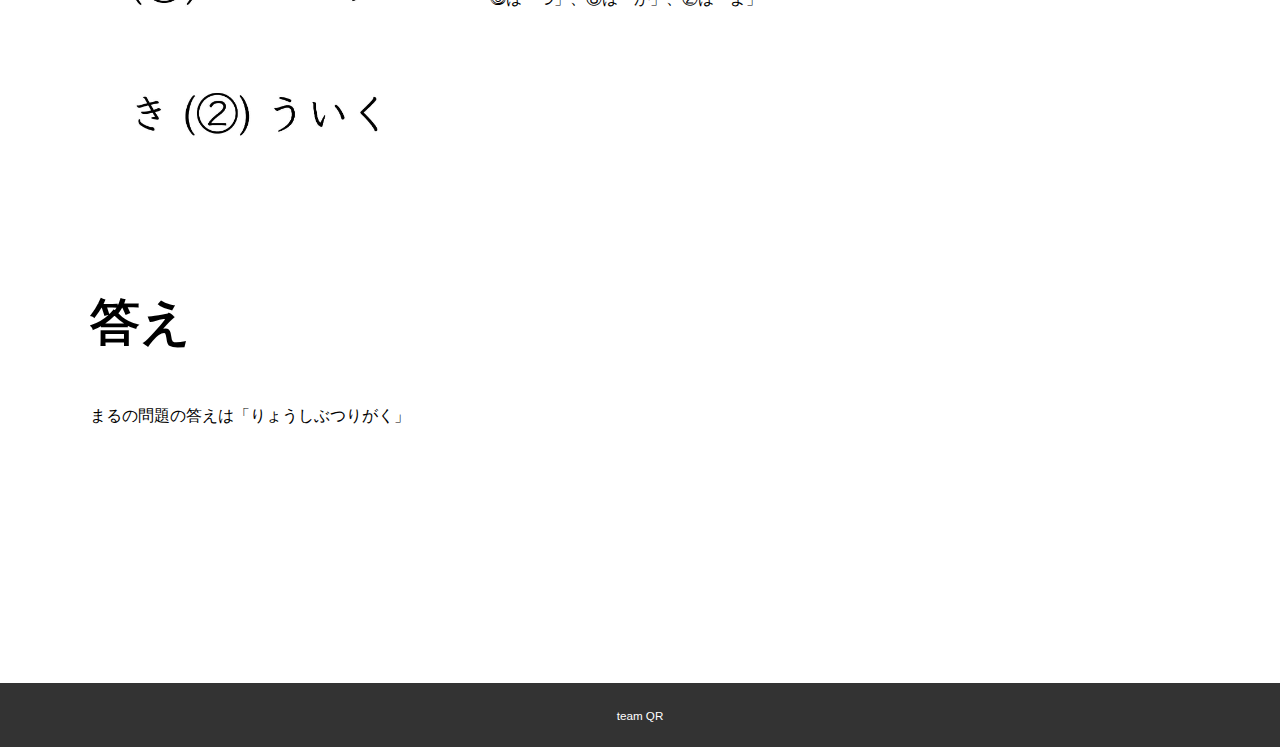
<file: maru.html>
<!DOCTYPE html>
<html lang="ja">
<head>
    <meta charset="UTF-8">
    <meta name="viewport" content="width=device-width, initial-scale=1.0">
    <title>maru page</title>
    <link rel="stylesheet" href="styles.css">
    <!-- Font Awesome CDN -->
    <link rel="stylesheet" href="https://cdnjs.cloudflare.com/ajax/libs/font-awesome/6.0.0-beta3/css/all.min.css">
	<script defer src="script.js"></script>
</head>
<body>
    <header class="page-header">
    <nav>
		<div class="logo">マルの解答</div>
        <span class="toggle open"><i class="fas fa-bars icon-ba"></i></span>
        <span class="toggle close" style="display: none;"><i class="fas fa-times icon-ba"></i></span>
        <ul class="menu">
            	<li><a href="base HP.html"><i class="fas fa-home menu-icon"></i>ホーム</a></li>
		<li><a href="heart.html"><i class="far fa-heart menu-icon"></i> ハート</a></li>
            	<li><a href="sankaku.html"><i class="fas fa-caret-up menu-icon"></i> サンカク</a></li>
            	<li><a href="maru.html"><i class="far fa-circle menu-icon"></i> マル</a></li>
		<li><a href="sikaku.html"><i class="far fa-square menu-icon"></i> シカク</a></li>
		<li><a href="batsu.html"><i class="fas fa-times menu-icon"></i> バツ</a></li>
		<li><a href="clover.html"><i class=""></i> ♧ クローバー</a></li>
		<li><a href="spade.html"><i class=""></i> ♠　スペード</a></li>
		<li><a href="dia.html"><i class=""></i> ♢　ダイヤ</a></li>
		<li><a href="star.html"><i class="far fa-star menu-icon"></i> スター</a></li>
        </ul>
    </nav>
	</header>
	
	<div id="maru" class="big-bg">
		<div class="mondai-content wrapper">
        </div>
	</div>
	
	<section class="additional-content">
    	<h3 class="middle-title">問題</h3>
			<div class="content-wrapper">
            	<div class="text-content">
					<p class="hint-mondai">虫に食われた部分を補填して順番に並べろ</p>
					<div class="yoko">
							<img src="image/circle_mondai.png" alt="配置された画像">
						</div>
                	
            	</div>
        	
			
            
	
				<h3 class="middle-title">手掛かり1</h3>
						<div class="yoko">
							<img src="image/circle_hint1.png" alt="配置された画像"><p>上から「こっこうりつ」「きょうしつ」「ぶんかさい」<br><br>①は「り」、③は「う」、⑤は「ぶ」</p>
						</div>
				
				<h3 class="middle-title">手掛かり2</h3>
						<div class="yoko">
							<img src="image/circle_hint2.png" alt="配置された画像"><p>上から「やくざいし」「ししまい」「そうりだいじん」<br><br>⑨は「く」、④は「し」、⑦は「り」</p>
						</div>
				
				<h3 class="middle-title">手掛かり3</h3>
						<div class="yoko">
							<img src="image/circle_hint3.png" alt="配置された画像"><p>上から「きつつき」「がらんどう」「きょういく」<br><br>⓺は「つ」、⑧は「が」、②は「よ」</p>
						</div>
				
				<h3 class="middle-title">答え</h3>
					<p>まるの問題の答えは「りょうしぶつりがく」</p>
			</div>
	  	
	</section>
	
	<footer>
    	<div class="footer">
            <p><small>team QR</small></p>
        </div>
    </footer>
</body>
</html>
</file>
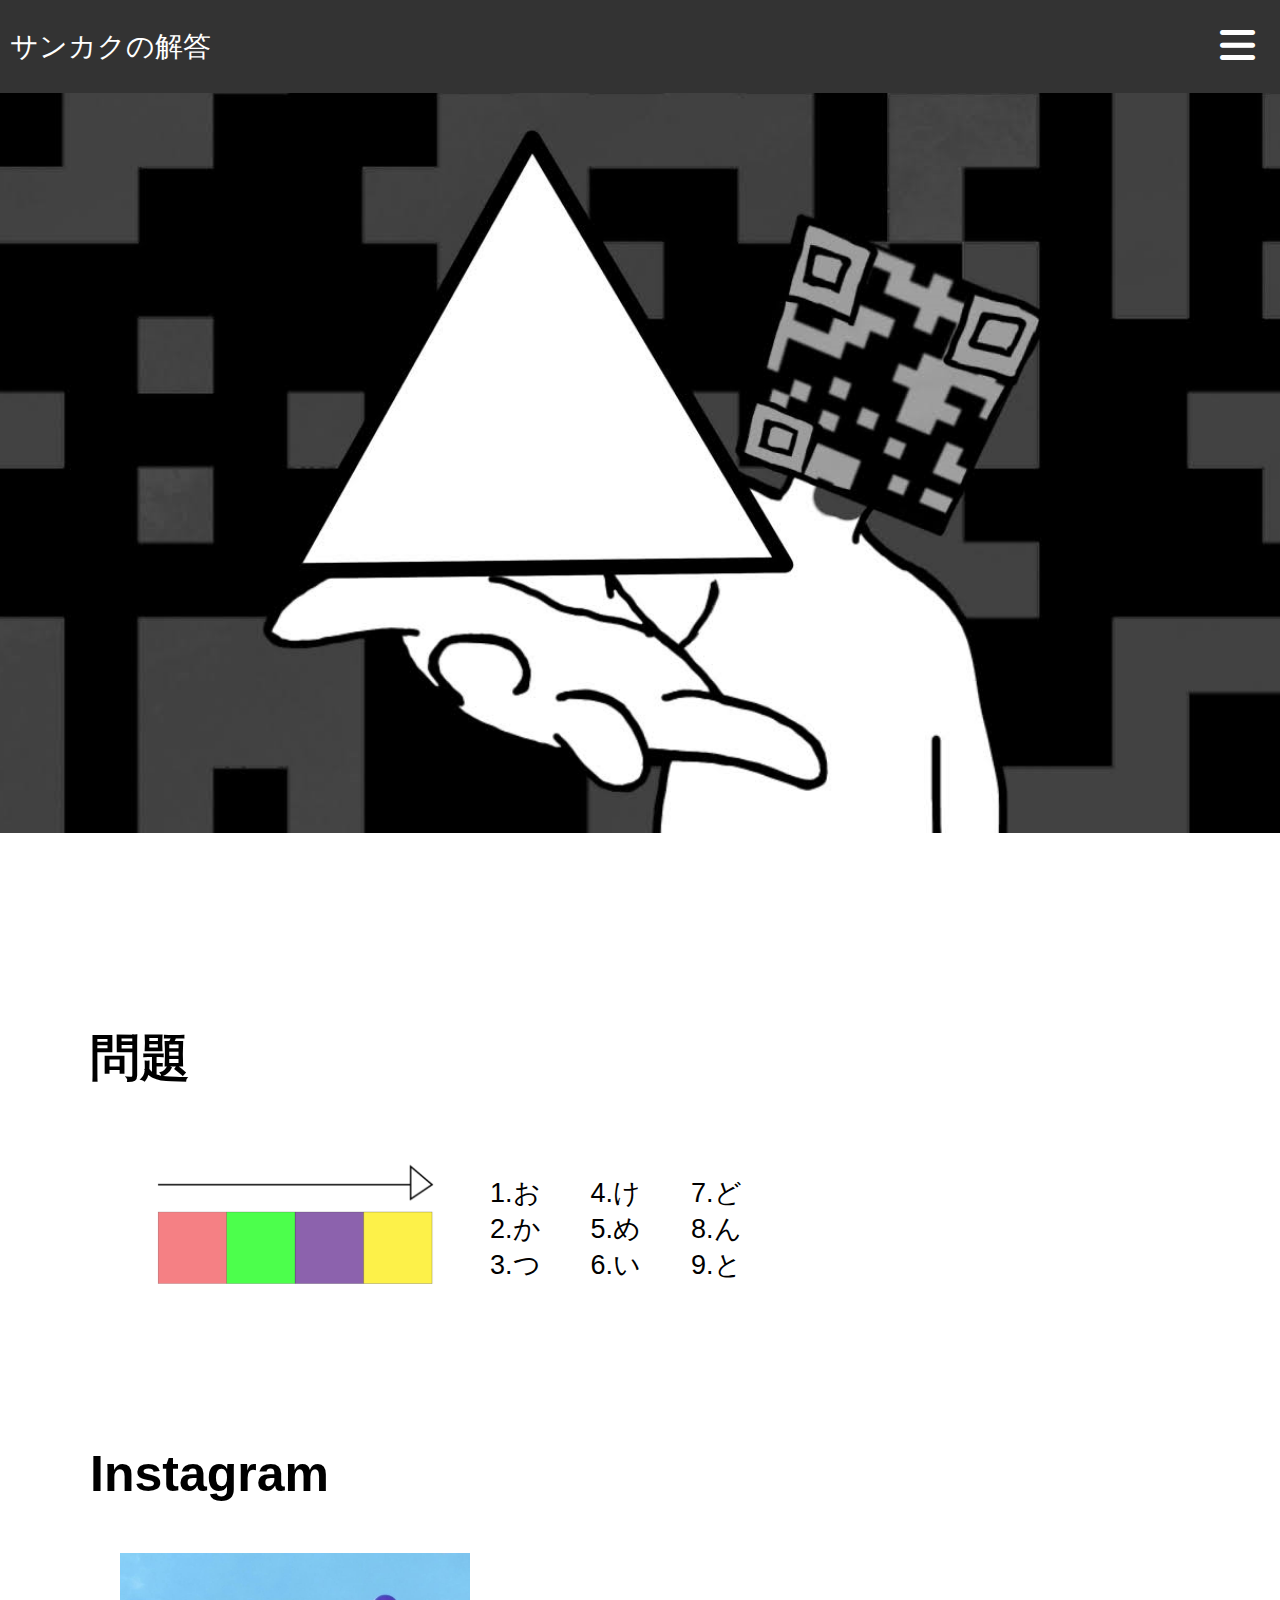
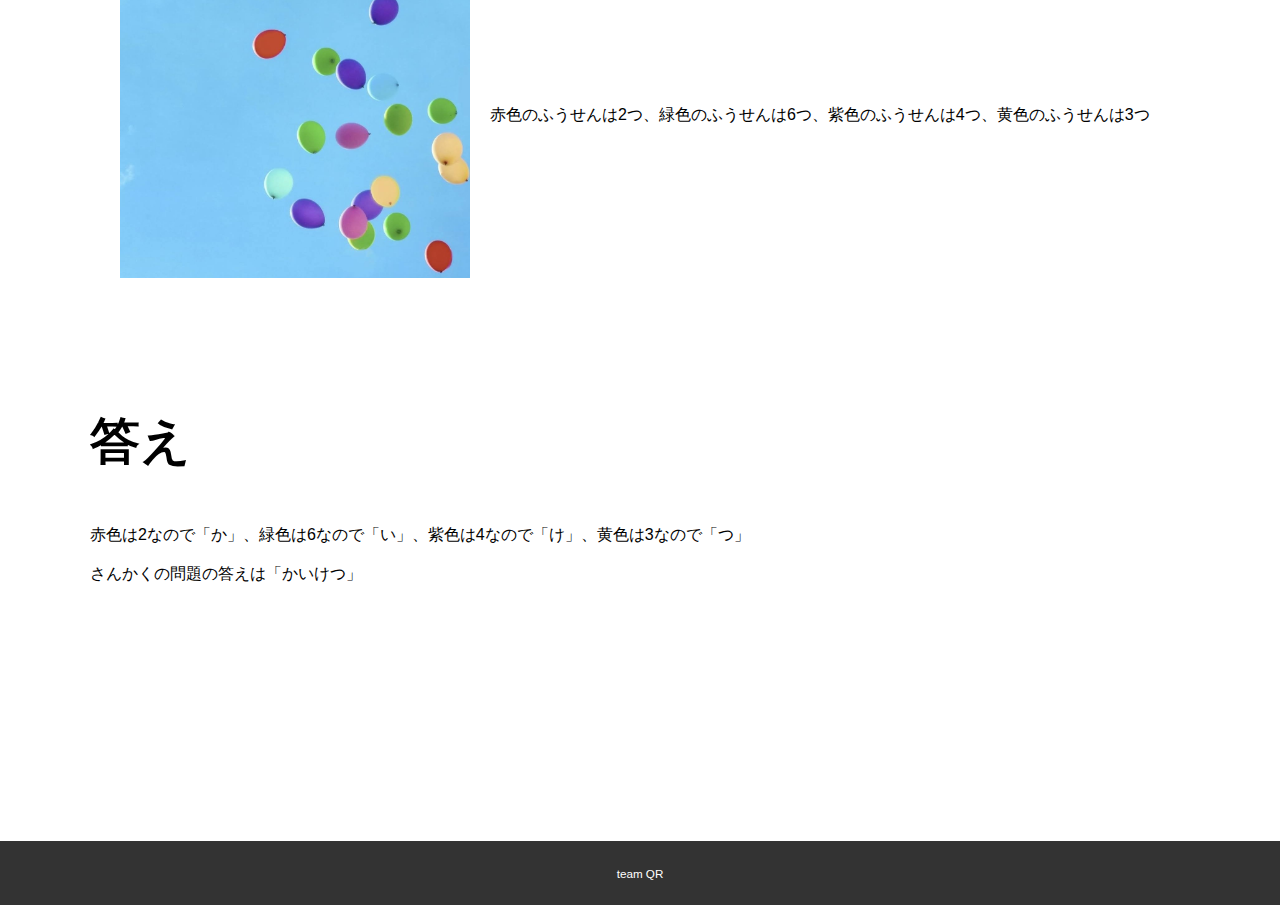
<file: sankaku.html>
<!DOCTYPE html>
<html lang="ja">
<head>
    <meta charset="UTF-8">
    <meta name="viewport" content="width=device-width, initial-scale=1.0">
    <title>sankaku page</title>
    <link rel="stylesheet" href="styles.css">
    <!-- Font Awesome CDN -->
    <link rel="stylesheet" href="https://cdnjs.cloudflare.com/ajax/libs/font-awesome/6.0.0-beta3/css/all.min.css">
	<script defer src="script.js"></script>
</head>
<body>
    <header class="page-header">
    <nav>
		<div class="logo">サンカクの解答</div>
        <span class="toggle open"><i class="fas fa-bars icon-ba"></i></span>
        <span class="toggle close" style="display: none;"><i class="fas fa-times icon-ba"></i></span>
        <ul class="menu">
            	<li><a href="base HP.html"><i class="fas fa-home menu-icon"></i>ホーム</a></li>
		<li><a href="heart.html"><i class="far fa-heart menu-icon"></i> ハート</a></li>
            	<li><a href="sankaku.html"><i class="fas fa-caret-up menu-icon"></i> サンカク</a></li>
            	<li><a href="maru.html"><i class="far fa-circle menu-icon"></i> マル</a></li>
		<li><a href="sikaku.html"><i class="far fa-square menu-icon"></i> シカク</a></li>
		<li><a href="batsu.html"><i class="fas fa-times menu-icon"></i> バツ</a></li>
		<li><a href="clover.html"><i class=""></i> ♧ クローバー</a></li>
		<li><a href="spade.html"><i class=""></i> ♠　スペード</a></li>
		<li><a href="dia.html"><i class=""></i> ♢　ダイヤ</a></li>
		<li><a href="star.html"><i class="far fa-star menu-icon"></i> スター</a></li>
        </ul>
    </nav>
	</header>
	
	<div id="sankaku" class="big-bg">
		<div class="mondai-content wrapper">
            </div>
	</div>
	
	<section class="additional-content">
    	<h3 class="middle-title">問題</h3>
			<div class="content-wrapper">
				<div class="yoko">
							<img src="image/sankaku_mondai.png" alt="配置された画像"><p class="hint-mondai"><span class="spaced-text">1.お</span><span class="spaced-text">4.け</span><span class="spaced-text">7.ど</span><br><span class="spaced-text">2.か</span><span class="spaced-text">5.め</span><span class="spaced-text">8.ん</span><br><span class="spaced-text">3.つ</span><span class="spaced-text">6.い</span><span class="spaced-text">9.と</span></p>
						</div>
				
				
				<h3 class="middle-title">Instagram</h3>
						<div class="yoko">
								<img src="image/sankaku insuta.jpg" alt="配置された画像">
								<p>赤色のふうせんは2つ、緑色のふうせんは6つ、紫色のふうせんは4つ、黄色のふうせんは3つ</p>
						</div>
				
				<h3 class="middle-title">答え</h3>
					<p>赤色は2なので「か」、緑色は6なので「い」、紫色は4なので「け」、黄色は3なので「つ」<br><br>さんかくの問題の答えは「かいけつ」</p>
			</div>
	  	
	</section>
	
	<footer>
    	<div class="footer">
            <p><small>team QR</small></p>
        </div>
    </footer>
</body>
</html>
</file>
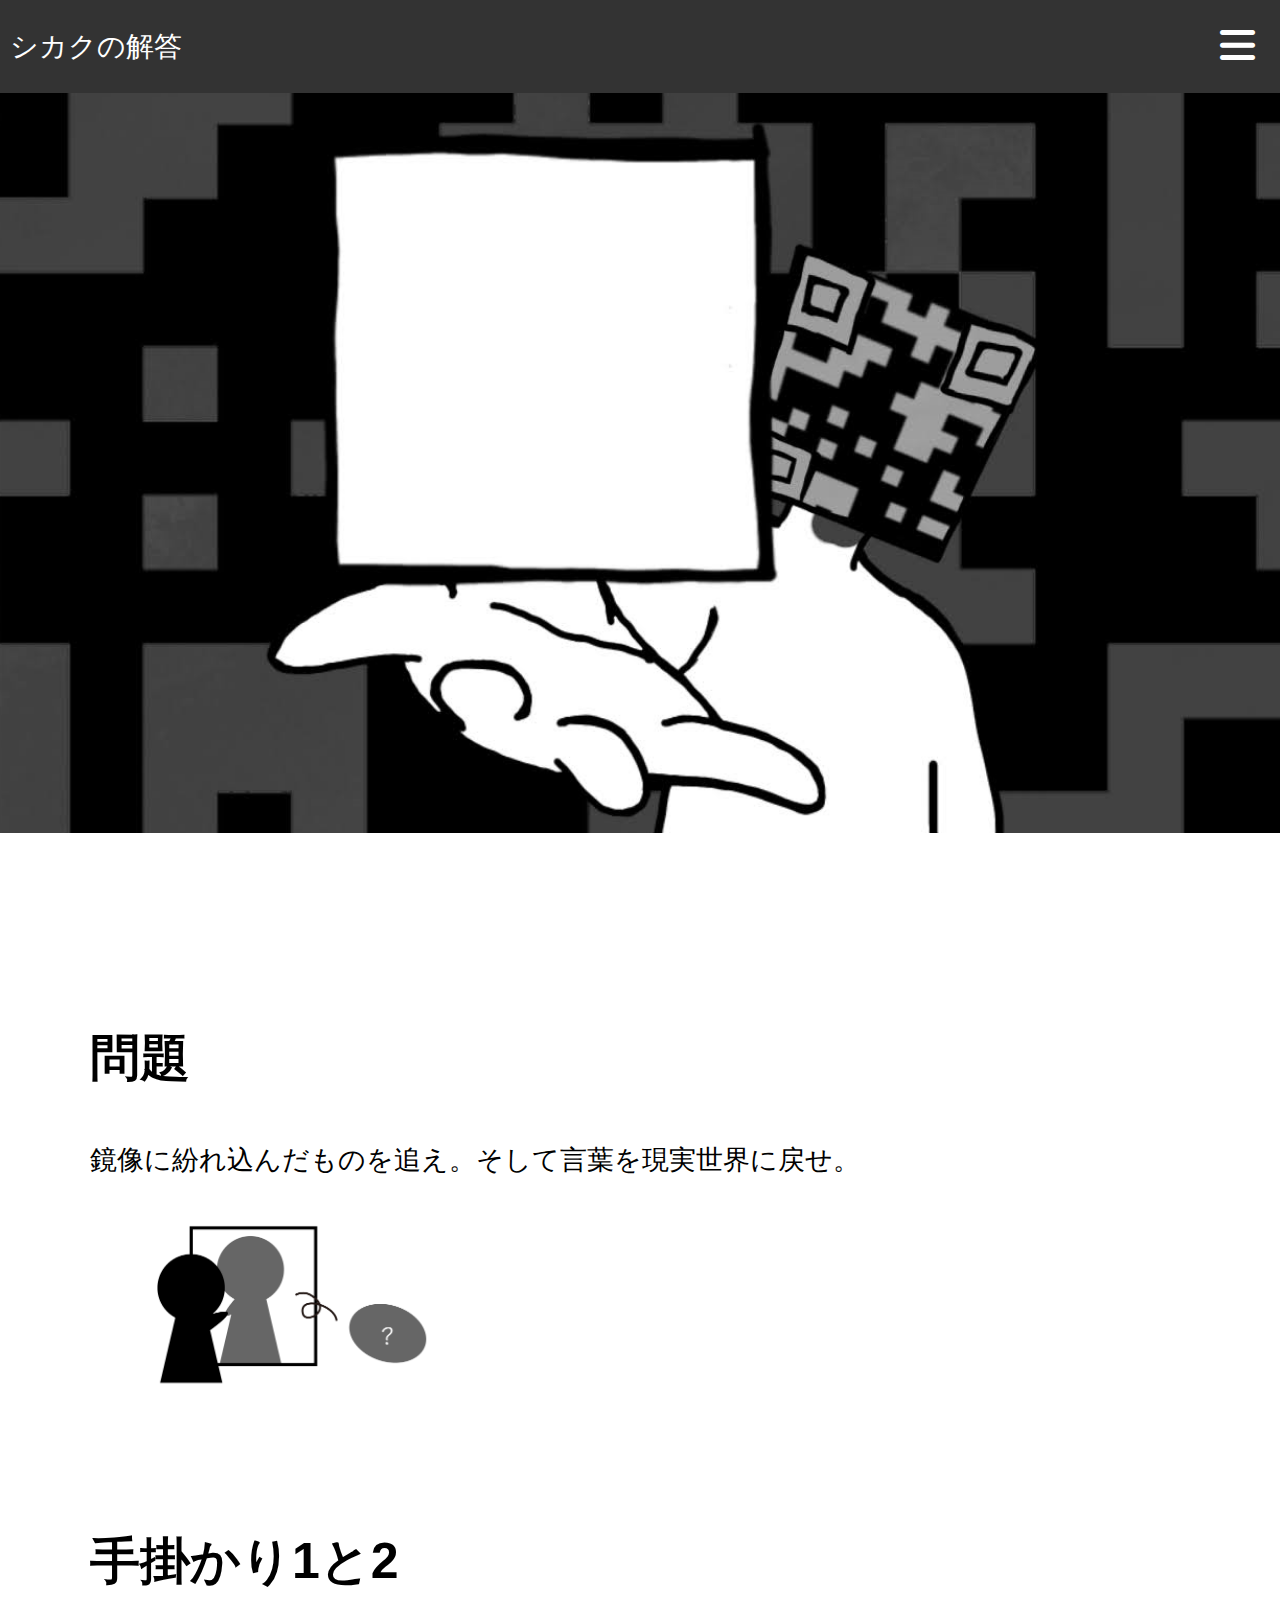
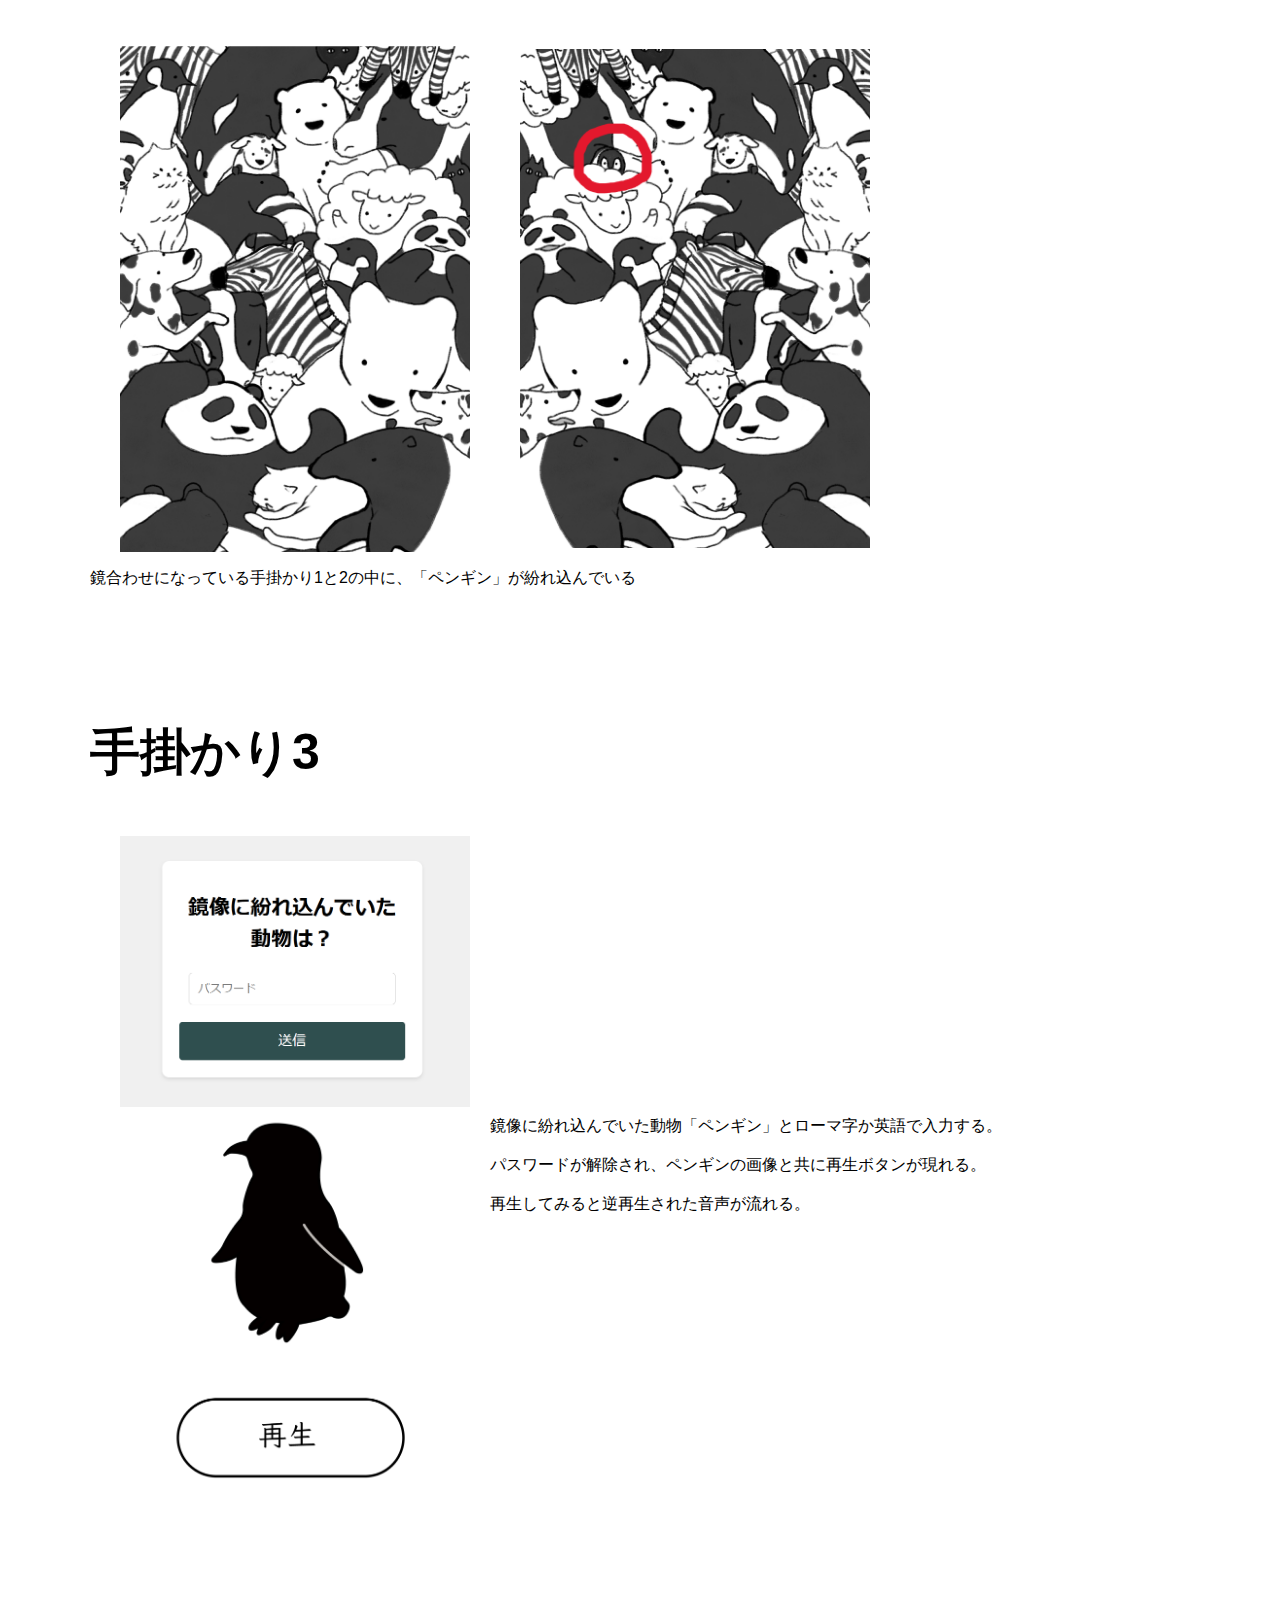
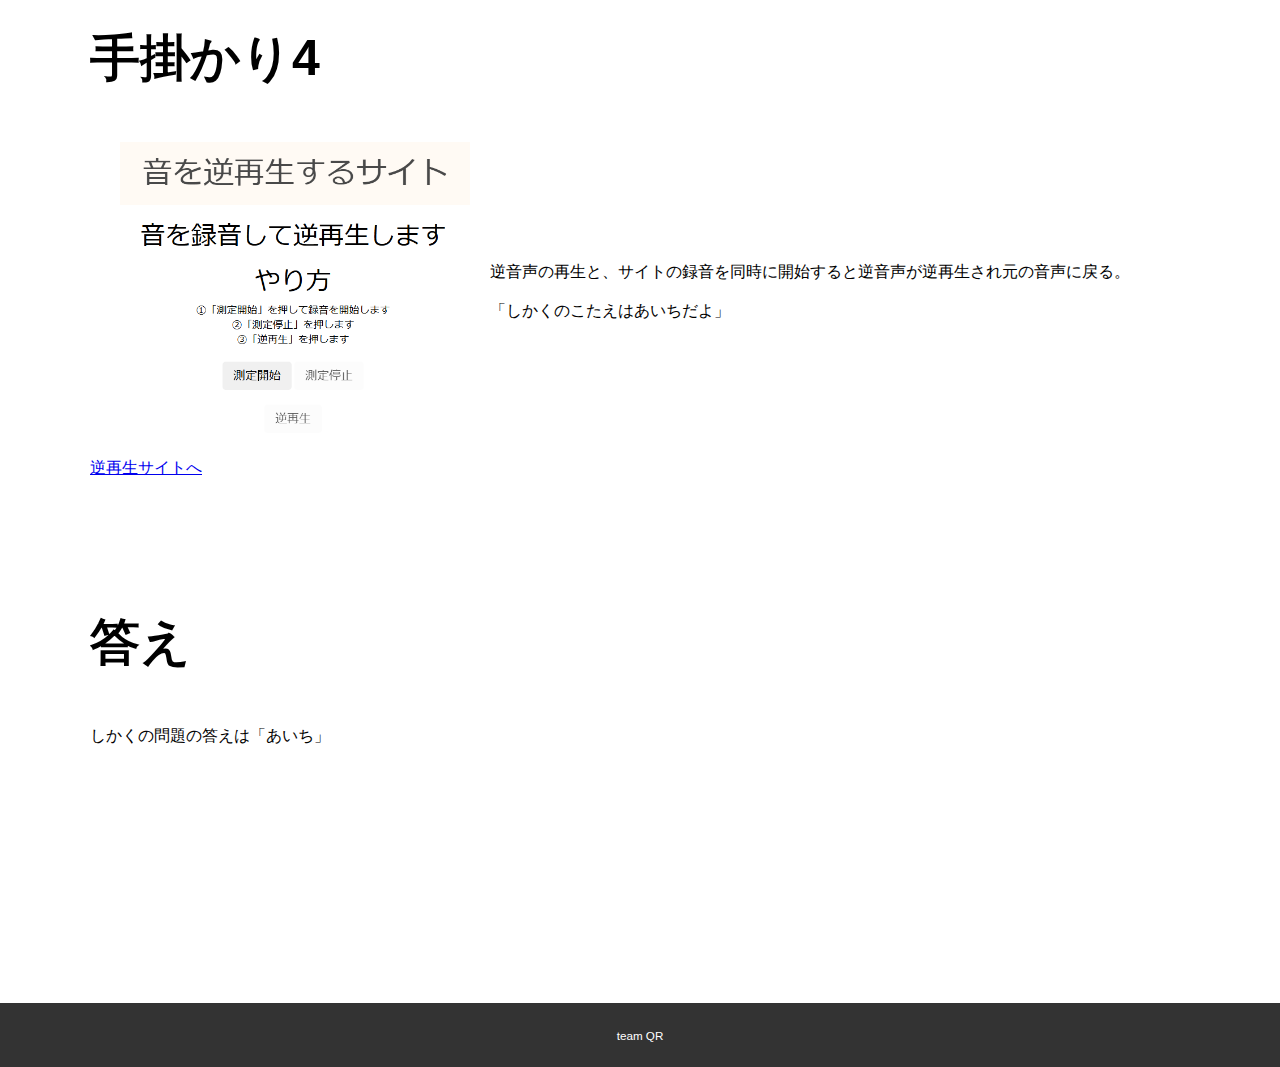
<file: sikaku.html>
<!DOCTYPE html>
<html lang="ja">
<head>
    <meta charset="UTF-8">
    <meta name="viewport" content="width=device-width, initial-scale=1.0">
    <title>sikaku page</title>
    <link rel="stylesheet" href="styles.css">
    <!-- Font Awesome CDN -->
    <link rel="stylesheet" href="https://cdnjs.cloudflare.com/ajax/libs/font-awesome/6.0.0-beta3/css/all.min.css">
	<script src="script.js"></script>
</head>
<body>
    <header class="page-header">
    <nav>
		<div class="logo">シカクの解答</div>
        <span class="toggle open"><i class="fas fa-bars icon-ba"></i></span>
        <span class="toggle close" style="display: none;"><i class="fas fa-times icon-ba"></i></span>
        <ul class="menu">
            	<li><a href="base HP.html"><i class="fas fa-home menu-icon"></i>ホーム</a></li>
		<li><a href="heart.html"><i class="far fa-heart menu-icon"></i> ハート</a></li>
            	<li><a href="sankaku.html"><i class="fas fa-caret-up menu-icon"></i> サンカク</a></li>
            	<li><a href="maru.html"><i class="far fa-circle menu-icon"></i> マル</a></li>
		<li><a href="sikaku.html"><i class="far fa-square menu-icon"></i> シカク</a></li>
		<li><a href="batsu.html"><i class="fas fa-times menu-icon"></i> バツ</a></li>
		<li><a href="clover.html"><i class=""></i> ♧ クローバー</a></li>
		<li><a href="spade.html"><i class=""></i> ♠　スペード</a></li>
		<li><a href="dia.html"><i class=""></i> ♢　ダイヤ</a></li>
		<li><a href="star.html"><i class="far fa-star menu-icon"></i> スター</a></li>
        </ul>
    </nav>
	</header>
	
	<div id="sikaku" class="big-bg">
		<div class="mondai-content wrapper">
            </div>
	</div>
	
	<section class="additional-content">
    	<h3 class="middle-title">問題</h3>
			<div class="content-wrapper">
            	<div class="text-content">
					<p class="hint-mondai">鏡像に紛れ込んだものを追え。そして言葉を現実世界に戻せ。</p>
					<div class="yoko">
							<img src="image/sikaku base.png" alt="配置された画像">
						</div>
                	
            	</div>
        	
			
            
	
				<h3 class="middle-title">手掛かり1と2</h3>
						<div class="yoko">
							<img src="image/sikaku hint1.png" alt="配置された画像"><img src="image/sikaku hint2.png" alt="配置された画像">
						</div><p>鏡合わせになっている手掛かり1と2の中に、「ペンギン」が紛れ込んでいる</p>
				
				<h3 class="middle-title">手掛かり3</h3>
						<div class="yoko">
			  				<div class="iamge-tate">
								<img src="image/sikaku hint ps.png" alt="配置された画像"><br>
								<img src="image/sikaku hint3.png" alt="配置された画像"></div><p>鏡像に紛れ込んでいた動物「ペンギン」とローマ字か英語で入力する。<br><br>パスワードが解除され、ペンギンの画像と共に再生ボタンが現れる。<br><br>再生してみると逆再生された音声が流れる。</p>
						</div>
				
				<h3 class="middle-title">手掛かり4</h3>
						<div class="yoko">
							<img src="image/sikaku hint4.png" alt="配置された画像"><p>逆音声の再生と、サイトの録音を同時に開始すると逆音声が逆再生され元の音声に戻る。<br><br>「しかくのこたえはあいちだよ」</p>
						</div><a href="https://heartstat.net/voice-reverse/"><p>逆再生サイトへ</p></a>
				
				<h3 class="middle-title">答え</h3>
					<p>しかくの問題の答えは「あいち」</p>
			</div>
	  	
	</section>
	
	<footer>
    	<div class="footer">
            <p><small>team QR</small></p>
        </div>
    </footer>
    
</body>
</html>
</file>
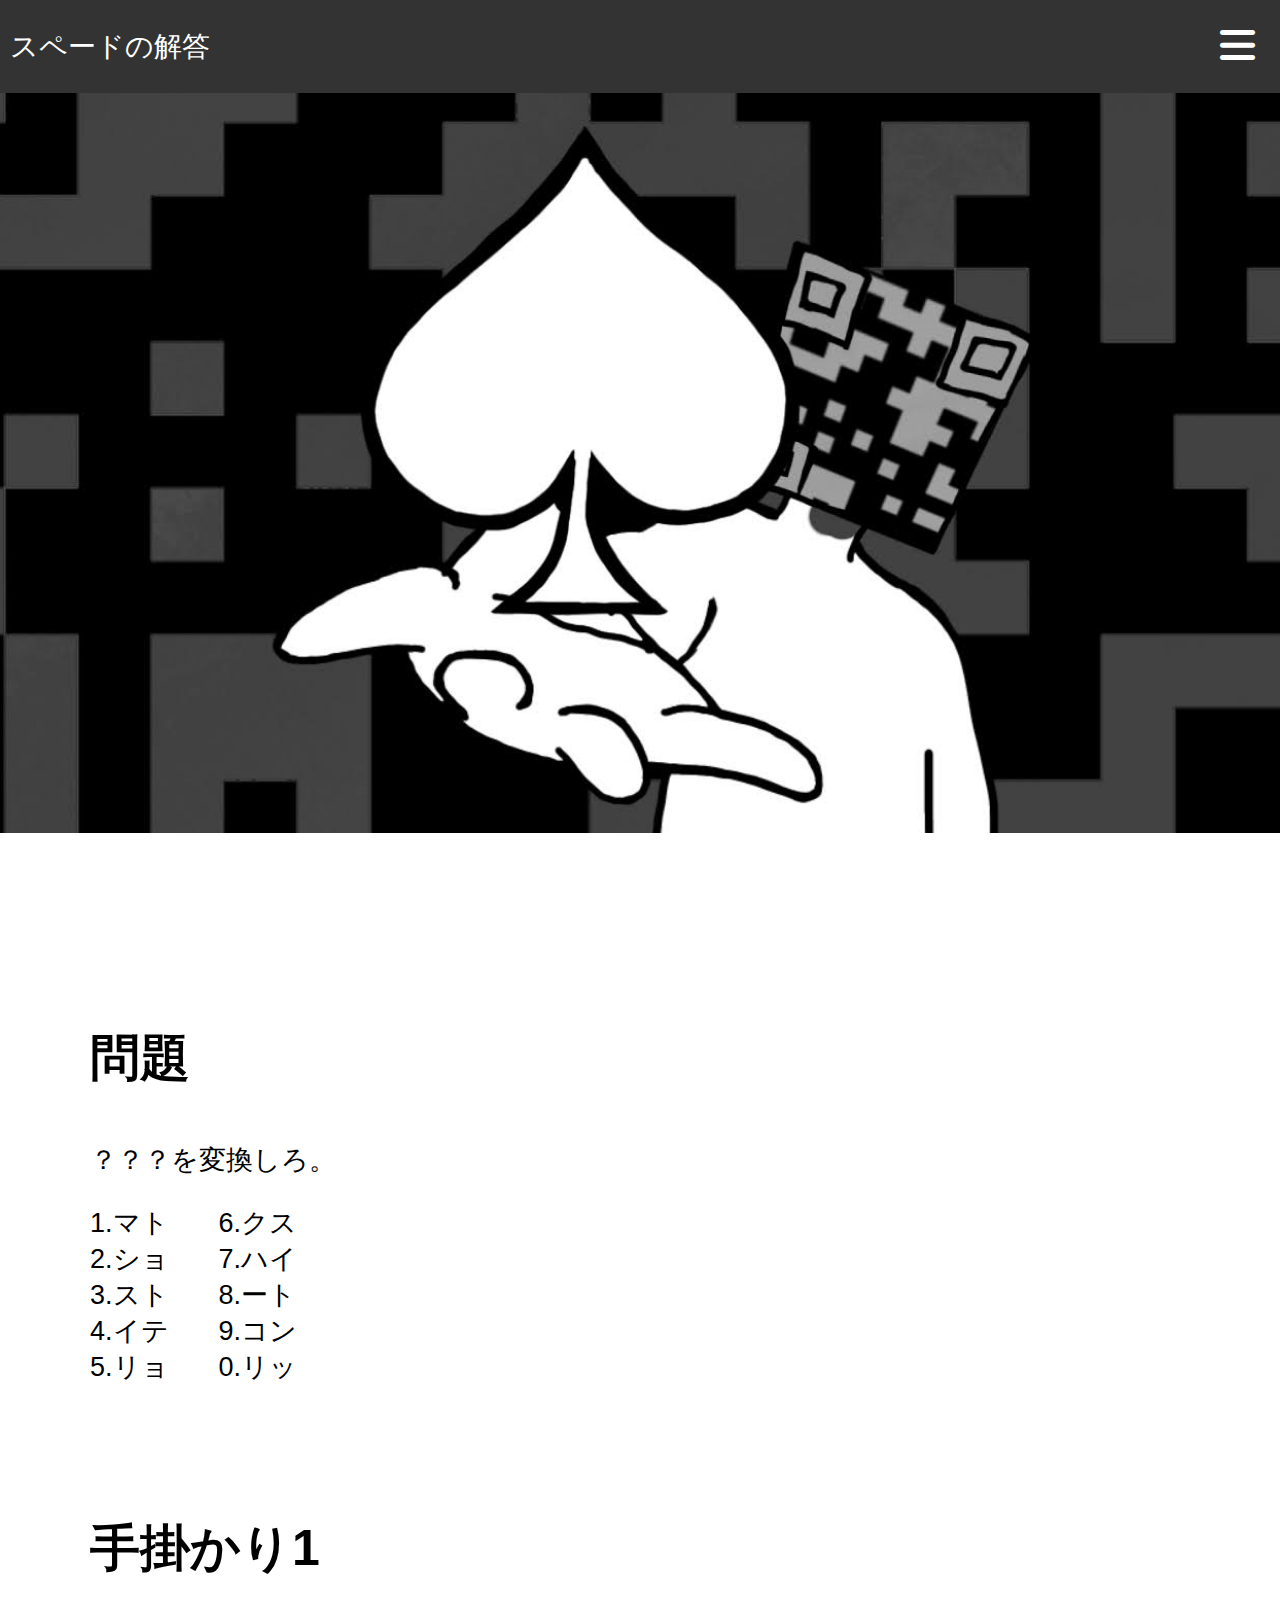
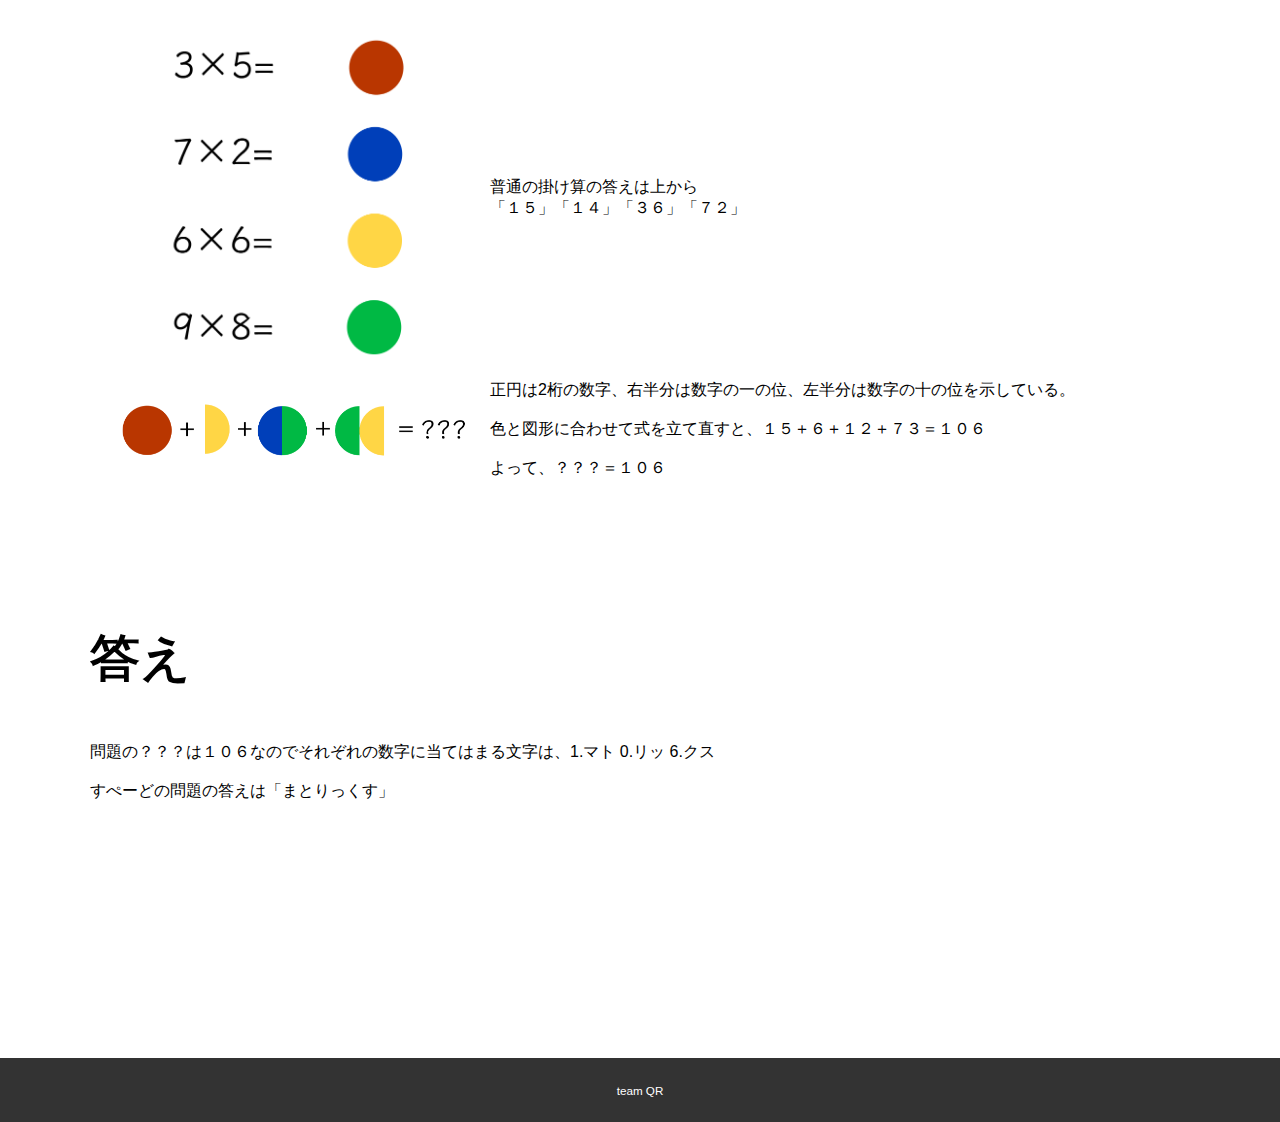
<file: spade.html>
<!DOCTYPE html>
<html lang="ja">
<head>
    <meta charset="UTF-8">
    <meta name="viewport" content="width=device-width, initial-scale=1.0">
    <title>spade page</title>
    <link rel="stylesheet" href="styles.css">
    <!-- Font Awesome CDN -->
    <link rel="stylesheet" href="https://cdnjs.cloudflare.com/ajax/libs/font-awesome/6.0.0-beta3/css/all.min.css">
	<script src="script.js"></script>
</head>
<body>
    <header class="page-header">
    <nav>
		<div class="logo">スペードの解答</div>
        <span class="toggle open"><i class="fas fa-bars icon-ba"></i></span>
        <span class="toggle close" style="display: none;"><i class="fas fa-times icon-ba"></i></span>
       <ul class="menu">
            	<li><a href="base HP.html"><i class="fas fa-home menu-icon"></i>ホーム</a></li>
		<li><a href="heart.html"><i class="far fa-heart menu-icon"></i> ハート</a></li>
            	<li><a href="sankaku.html"><i class="fas fa-caret-up menu-icon"></i> サンカク</a></li>
            	<li><a href="maru.html"><i class="far fa-circle menu-icon"></i> マル</a></li>
		<li><a href="sikaku.html"><i class="far fa-square menu-icon"></i> シカク</a></li>
		<li><a href="batsu.html"><i class="fas fa-times menu-icon"></i> バツ</a></li>
		<li><a href="clover.html"><i class=""></i> ♧ クローバー</a></li>
		<li><a href="spade.html"><i class=""></i> ♠　スペード</a></li>
		<li><a href="dia.html"><i class=""></i> ♢　ダイヤ</a></li>
		<li><a href="star.html"><i class="far fa-star menu-icon"></i> スター</a></li>
        </ul>
    </nav>
	</header>
	
	<div id="spade" class="big-bg">
		<div class="mondai-content wrapper">
            </div>
	</div>
	
	<section class="additional-content">
    	<h3 class="middle-title">問題</h3>
			<div class="content-wrapper">
            	<div class="text-content">
					<p class="hint-mondai">？？？を変換しろ。</p>
					<p class="hint-mondai"><span class="spaced-text">1.マト</span><span class="spaced-text">6.クス</span><br><span class="spaced-text">2.ショ</span><span class="spaced-text">7.ハイ</span><br><span class="spaced-text">3.スト</span><span class="spaced-text">8.ート</span><br><span class="spaced-text">4.イテ</span><span class="spaced-text">9.コン</span><br><span class="spaced-text">5.リョ</span><span class="spaced-text">0.リッ</span></p>
            	</div>
        	
			
            
	
				<h3 class="middle-title">手掛かり1</h3>
						<div class="yoko">
							<img src="image/spade hint1-1.png" alt="配置された画像"><p>普通の掛け算の答えは上から<br>「１５」「１４」「３６」「７２」</p>
						</div>
						<div class="yoko">
							<img src="image/spade hint1-2.png" alt="配置された画像"><p>正円は2桁の数字、右半分は数字の一の位、左半分は数字の十の位を示している。<br><br>色と図形に合わせて式を立て直すと、１５＋６＋１２＋７３＝１０６<br><br>よって、？？？＝１０６</p>
						</div>
				
				
				<h3 class="middle-title">答え</h3>
					<p>問題の？？？は１０６なのでそれぞれの数字に当てはまる文字は、1.マト 0.リッ 6.クス<br><br>すぺーどの問題の答えは「まとりっくす」</p>
			</div>
	  	
	</section>
	
	<footer>
    	<div class="footer">
            <p><small>team QR</small></p>
        </div>
    </footer>

    
</body>
</html>
</file>
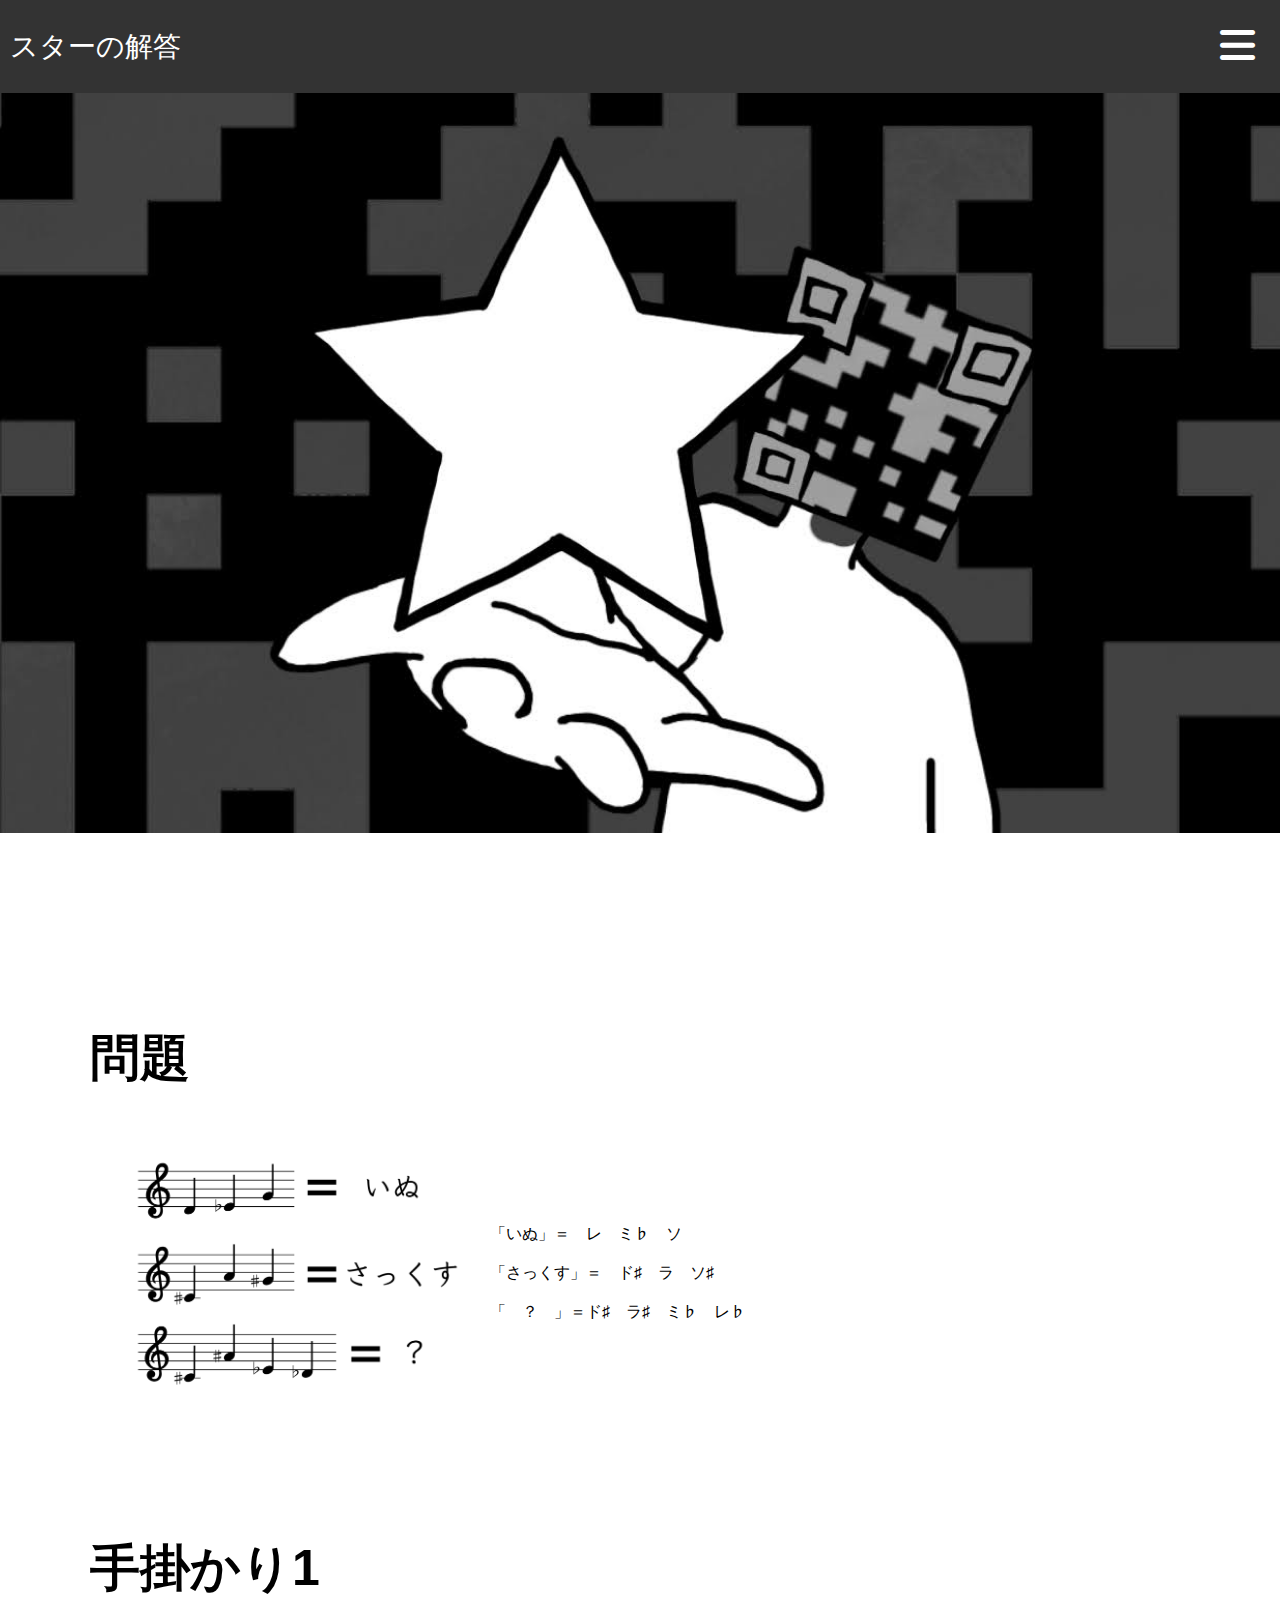
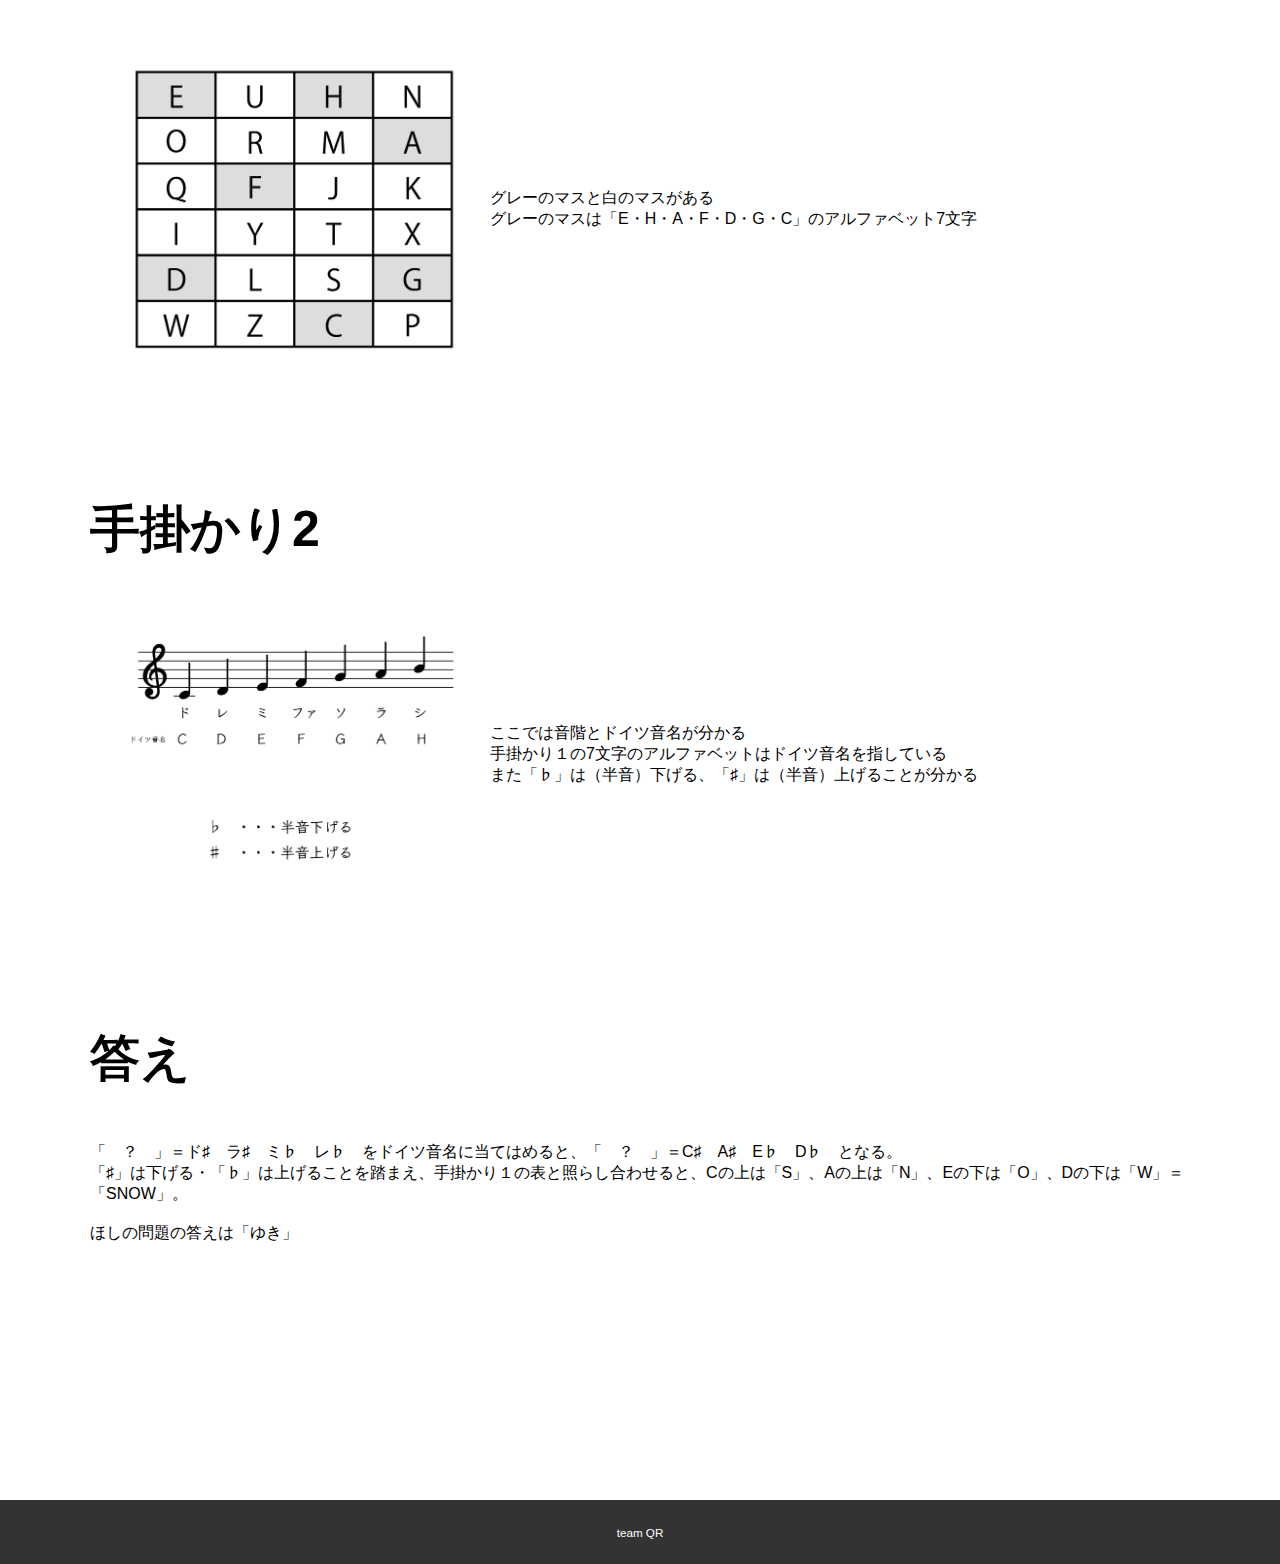
<file: star.html>
<!DOCTYPE html>
<html lang="ja">
<head>
    <meta charset="UTF-8">
    <meta name="viewport" content="width=device-width, initial-scale=1.0">
    <title>star page</title>
    <link rel="stylesheet" href="styles.css">
    <!-- Font Awesome CDN -->
    <link rel="stylesheet" href="https://cdnjs.cloudflare.com/ajax/libs/font-awesome/6.0.0-beta3/css/all.min.css">
	<script defer src="script.js"></script>
</head>
<body>
    <header class="page-header">
    <nav>
		<div class="logo">スターの解答</div>
        <span class="toggle open"><i class="fas fa-bars icon-ba"></i></span>
        <span class="toggle close" style="display: none;"><i class="fas fa-times icon-ba"></i></span>
        <ul class="menu">
            	<li><a href="base HP.html"><i class="fas fa-home menu-icon"></i>ホーム</a></li>
		<li><a href="heart.html"><i class="far fa-heart menu-icon"></i> ハート</a></li>
            	<li><a href="sankaku.html"><i class="fas fa-caret-up menu-icon"></i> サンカク</a></li>
            	<li><a href="maru.html"><i class="far fa-circle menu-icon"></i> マル</a></li>
		<li><a href="sikaku.html"><i class="far fa-square menu-icon"></i> シカク</a></li>
		<li><a href="batsu.html"><i class="fas fa-times menu-icon"></i> バツ</a></li>
		<li><a href="clover.html"><i class=""></i> ♧ クローバー</a></li>
		<li><a href="spade.html"><i class=""></i> ♠　スペード</a></li>
		<li><a href="dia.html"><i class=""></i> ♢　ダイヤ</a></li>
		<li><a href="star.html"><i class="far fa-star menu-icon"></i> スター</a></li>
        </ul>
    </nav>
	</header>
	
	<div id="star" class="big-bg">
		<div class="mondai-content wrapper">
        </div>
	</div>
	
	<section class="additional-content">
    	<h3 class="middle-title">問題</h3>
			<div class="content-wrapper">
				<div class="yoko">
							<img src="image/hosi base.png" alt="配置された画像"><p>「いぬ」＝　レ　ミ♭　ソ<br><br>「さっくす」＝　ド♯　ラ　ソ♯<br><br>「　？　」＝ド♯　ラ♯　ミ♭　レ♭</p>
						</div>
				
				
				<h3 class="middle-title">手掛かり1</h3>
					<div class="yoko">
							<img src="image/hosi hint1.png" alt="配置された画像"><p>グレーのマスと白のマスがある<br>グレーのマスは「E・H・A・F・D・G・C」のアルファベット7文字</p>
						</div>
				
				<h3 class="middle-title">手掛かり2</h3>
					<div class="yoko">
							<img src="image/hosi hint2.png" alt="配置された画像"><p>ここでは音階とドイツ音名が分かる<br>手掛かり１の7文字のアルファベットはドイツ音名を指している<br>また「♭」は（半音）下げる、「♯」は（半音）上げることが分かる</p>
						</div>
				
				<h3 class="middle-title">答え</h3>
					<p>「　？　」＝ド♯　ラ♯　ミ♭　レ♭　をドイツ音名に当てはめると、「　？　」＝C♯　A♯　E♭　D♭　となる。<br>「♯」は下げる・「♭」は上げることを踏まえ、手掛かり１の表と照らし合わせると、Cの上は「S」、Aの上は「N」、Eの下は「O」、Dの下は「W」＝「SNOW」。<br><br>ほしの問題の答えは「ゆき」</p>
			</div>
	  	
	</section>
	
	<footer>
    	<div class="footer">
            <p><small>team QR</small></p>
        </div>
    </footer>
</body>
</html>
</file>
<file: styles.css>
/* General Styles */
body {
    font-family: Arial, sans-serif;
    margin: 0;
    padding: 0;
}

nav {
    background-color: #333;
    padding: 25px; /* Increase padding for navigation bar */
    position: relative;
    text-align: right; /* Right align the menu bar */
}

.wrapper {
    max-width: 1100px;
    margin: 0 auto;
    padding: 0 4%;
}

.header-rapper{
	background-color: #333;
	padding: 1px; /* Increase padding for navigation bar */
    position: relative;
	font-size: 1rem;
    font-weight: normal;
    color: #fff;
}

.big-bg {
    padding: 10px;
    background-size: cover;
    background-position: center top;
    background-repeat: no-repeat;
}

.big-bg-a {
    background-size: cover;
    background-position: center top;
    background-repeat: no-repeat;
	min-height:100vh;
}

.toggle {
    color: white;
    font-size: 32px; /* Increase font size */
    cursor: pointer;
    display: inline-block;
    padding: 0px; /* Increase padding for button */
}

iframe {
    width: 100%;
}

/* Header Menu */
.page-header {
    justify-content: space-between;
    align-items: center;
    position: sticky; /* スクロールに合わせて動く */
    top: 0; /* 常に上部に固定 */
    z-index: 1000; /* 他のコンテンツの上に表示 */
}

.logo {
    display: flex;
    align-items: center;
    color: white;
    flex-direction: column;
    position: absolute;
    top: 28px;
    left: 10px; 
    text-decoration: none;
    font-size: 28px;
    cursor: pointer;
    display: inline-block;
}
/*
.menu-bar-container {
    position: relative;
    width: 100%;
    max-width: 300px;
    height: 20vh; 
    max-height: 500px; 
    overflow: hidden;
    background-color: #333;
    margin-left: auto; 
}

.menu-bar {
    height: calc(100% - 80px); 
    overflow-y: auto; 
    scrollbar-width: none; 
    -ms-overflow-style: none;  
}

.menu-bar::-webkit-scrollbar {
    display: none; 
}
*/
.menu {
    list-style: none;
    margin: 0;
    padding: 0;
    display: none; /* 初期状態でメニューを非表示 */
    flex-direction: column;
    position: absolute;
    top: 60px; /* メニューの表示位置を調整 */
    right: 10px; /* メニューを右側に配置 */
    background-color: #333;
    border: 1px solid #575757;
    width: 250px; /* メニューの幅を広くする */
    higth: 6px;
}

.menu li {
    margin: 0;
    padding: 0;
}

.menu li a {
    display: flex;
    align-items: center;
    color: white;
    text-align: left;
    padding: 15px; /* Increase padding for menu items */
    text-decoration: none;
    font-size: 18px; /* Increase font size for menu items */
}

.menu li a:hover {
    background-color: #575757;
}

.menu-icon {
    margin-right: 12px; /* Add space between icon and text */
    font-size: 24px; /* Increase icon size */
}

.icon-ba {
    font-size: 40px;
}

/* Background Images */
 #heart, #sankaku, #maru, #sikaku, #batsu, #clover, #spade, #dia, #star {
    background-size: cover;
    background-position: center top;
    background-repeat: no-repeat;
    min-height: 80vh;
}

#index { background-image: url("img/game-over.png"); }
#base { background-image: url("img/samune.png"); min-height: 100vh;}
#heart { background-image: url("img/sankaku heart.PNG"); }
#sankaku { background-image: url("img/samune sankaku.PNG"); }
#maru { background-image: url("img/samune maru.PNG"); }
#sikaku { background-image: url("img/samine sikaku.PNG"); }
#batsu { background-image: url("img/samune x.PNG"); }
#clover { background-image: url("img/samune clover.PNG"); }
#spade { background-image: url("img/samune spade.PNG"); }
#dia { background-image: url("img/samune dia.PNG"); }
#star { background-image: url("img/samune hosi.PNG"); }

/* Home Page */
.mondai-content {
    max-width: 1200px;
}

.head-title {
    left: 10px;
    color: #fff8dc;
}

.mondai-content {
    font-size: 3rem;
    font-family: 'Quicksand';
    text-transform: uppercase;
    font-weight: normal;
    color: #fff8dc;
    text-align: center;
}

.page-title2{
	font-size: 3rem;
    font-weight: bold;
    color: #3C3C3C;
	text-shadow: 
                2px 2px 0 #fff,  
               -2px 2px 0 #fff,
                2px -2px 0 #fff,
               -2px -2px 0 #fff,
                2px 0 0 #fff,
               -2px 0 0 #fff,
                0 2px 0 #fff,
                0 -2px 0 #fff;
}

.mondai-content p {
    font-size: 1.125rem;
    margin: 10px 0 0;
    text-align: center;
    color: #fff8dc;
}

.mondai-detail .middle-title {
    font-size: 2rem;
    margin-top: 20%;
}

.detail-wrapper {
    display: grid;
    grid-template-columns: repeat(3, 1fr); /* 3-column grid */
    gap: 10px; /* Spacing between buttons */
    width: 100%;
    box-sizing: border-box;
}

a.btn {
    display: block;
    padding: 15px 20px;
    background-color: #333;
    color: #fff;
    text-decoration: none;
    border-radius: 4px;
    box-shadow: 0 2px 4px rgba(0, 0, 0, 0.2);
    text-align: center;
}

a.btn:hover {
    background-color: #535353;
}

.detail {
    max-width: 1100px;
    margin-top: 2%;
}

.detail2 {
    max-width: 500px;
    margin-top: 2%;
    margin-left: 20%;
    font-size: 1.2rem;
}

.detail p {
    font-size: 1.2rem;
}

.grid {
    width: 400px;
    margin: 5px;
}

@media (min-width: 601px) {
    .nav ul {
        display: flex;
        flex-direction: row;
    }

    .menu {
        display: none; /* Hide on desktop */
    }
}

@media (max-width: 600px) {
    .mondai-detail-wrapper {
        width: 100%;
        padding: 10px;
    }

    a.btn {
        margin: 5px 0;
        padding: 12px 16px;
    }

    .detail-wrapper {
        grid-template-columns: repeat(2, 1fr); /* 2-column grid for narrow screens */
    }

    .additional-content {
        flex-direction: column; /* Stack vertically */
    }

    .additional-content img {
        margin: 0 0 20px 0; /* Add space below images */
    }

    .yoko {
        flex-direction: column; /* Stack vertically */
    }

    .yoko-retu {
        flex-direction: column;
    }

    .image-tate img {
        height: auto; /* Auto adjust image height */
        margin-bottom: 0; /* Reset bottom margin */
    }

    p {
        margin-left: 0; /* Reset left margin */
    }

    .menu-bar-container {
        width: 300px; /* Fixed width for larger screens */
        max-height: 600px; /* Increase max height for larger screens */
    }
}

/* Heart Mondai */
.additional-content {
    max-width: 1100px;
    margin: 0 auto;
    padding: 0 4%;
    margin-top: 15%;
}

.additional-content img {
    max-width: 350px; /* Set max width for images */
    margin-right: 20px; /* Add space to the right of images */
}

.middle-title {
    font-size: 50px;
    margin-bottom: 50px;
    margin-top: 130px;
}

.text-content {
    font-size: 27px;
    margin-bottom: 100px;
}

.hint-mondai {
    font-size: 27px;
}

.yoko {
    display: flex;
    align-items: center; /* Center vertically */
}

.yoko img {
    width: auto; /* Auto width */
    height: auto; /* Auto height */
    margin-left: 30px; /* Add space to the right */
}

/* Sankaku Mondai */
.spaced-text {
    margin-right: 50px; /* Add space to the right */
}

/* Clover Gazou Haiti */
.yoko-retu {
    display: flex;
    align-items: center;
}

.yoko-retu img {
    width: 200px; /* Set image width */
    height: 200px; /* Auto height */
    margin-right: 3px; /* Add space to the right */
}

/* Footer */
footer {
    background: #333;
    text-align: center;
    padding: 10px 0;
    margin-top: 20%;
}

footer p {
    color: #fff;
    font-size: 0.875rem;
}
</file>
